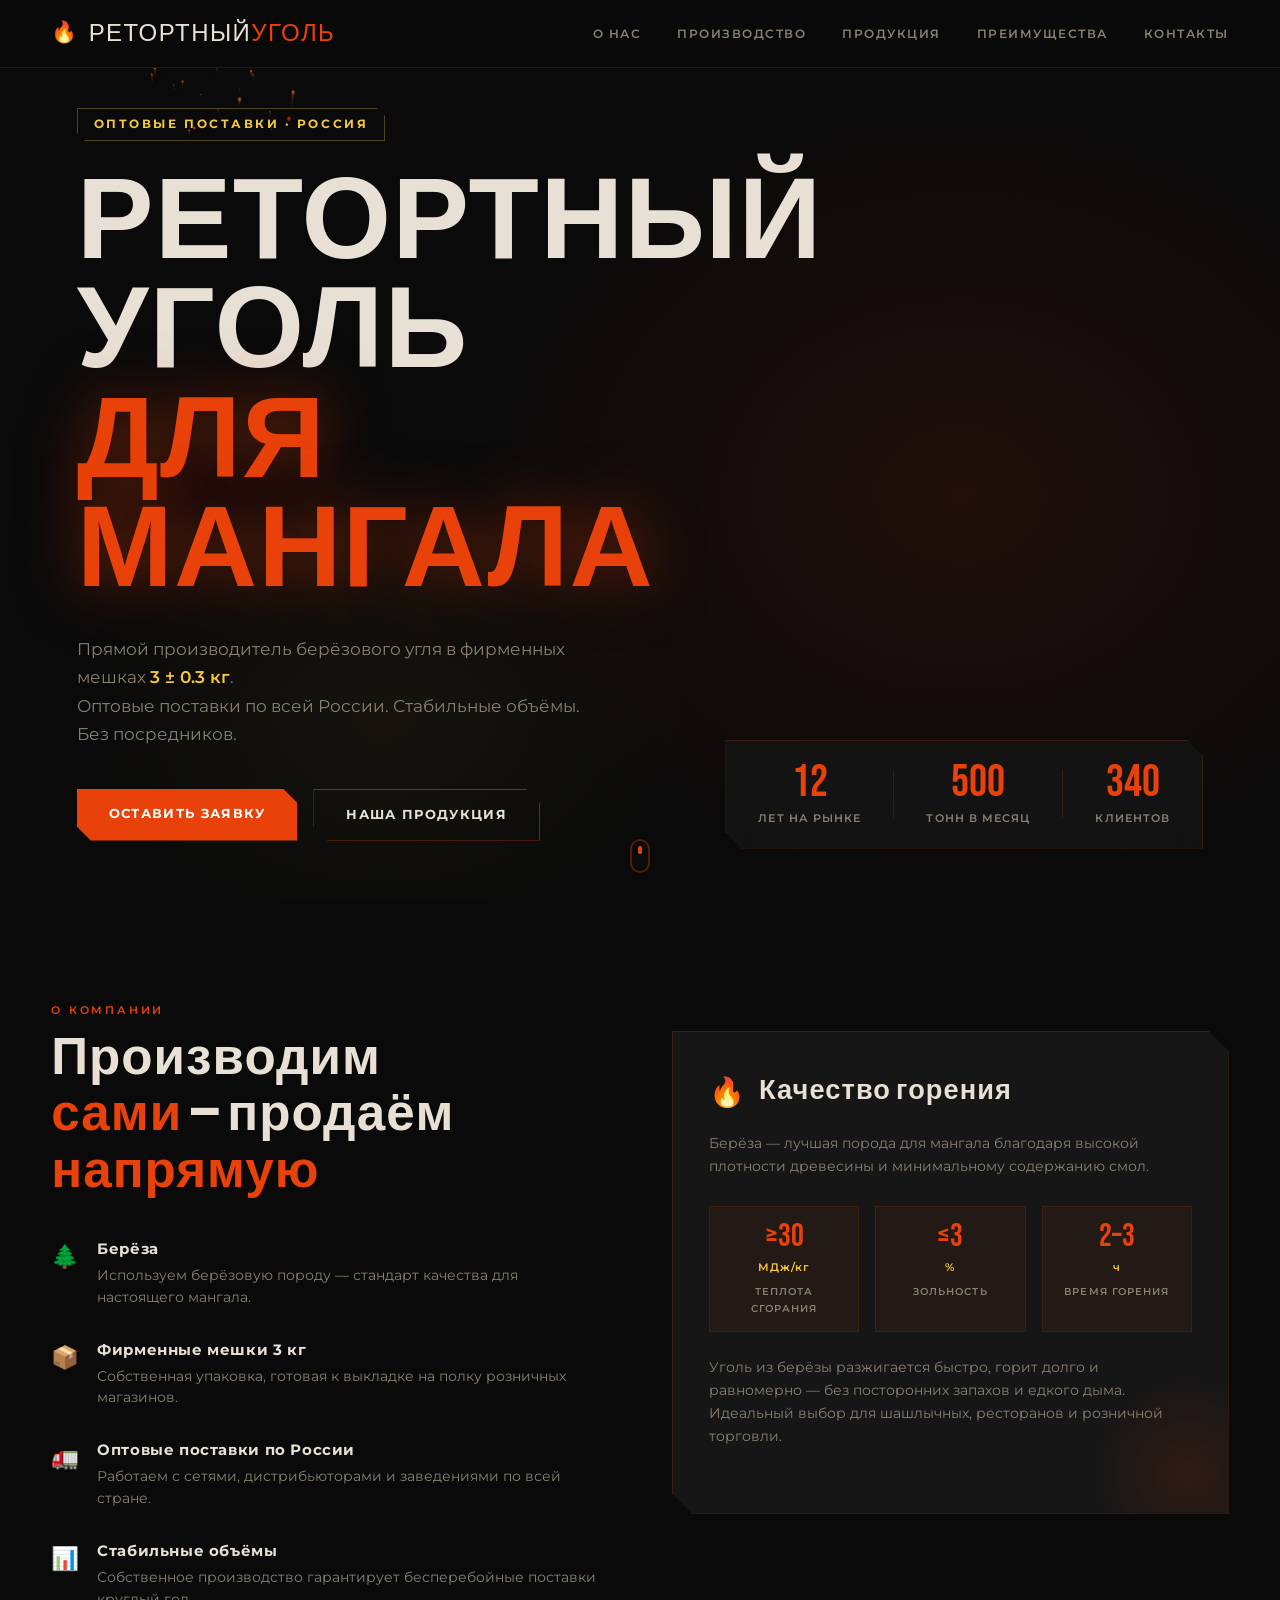
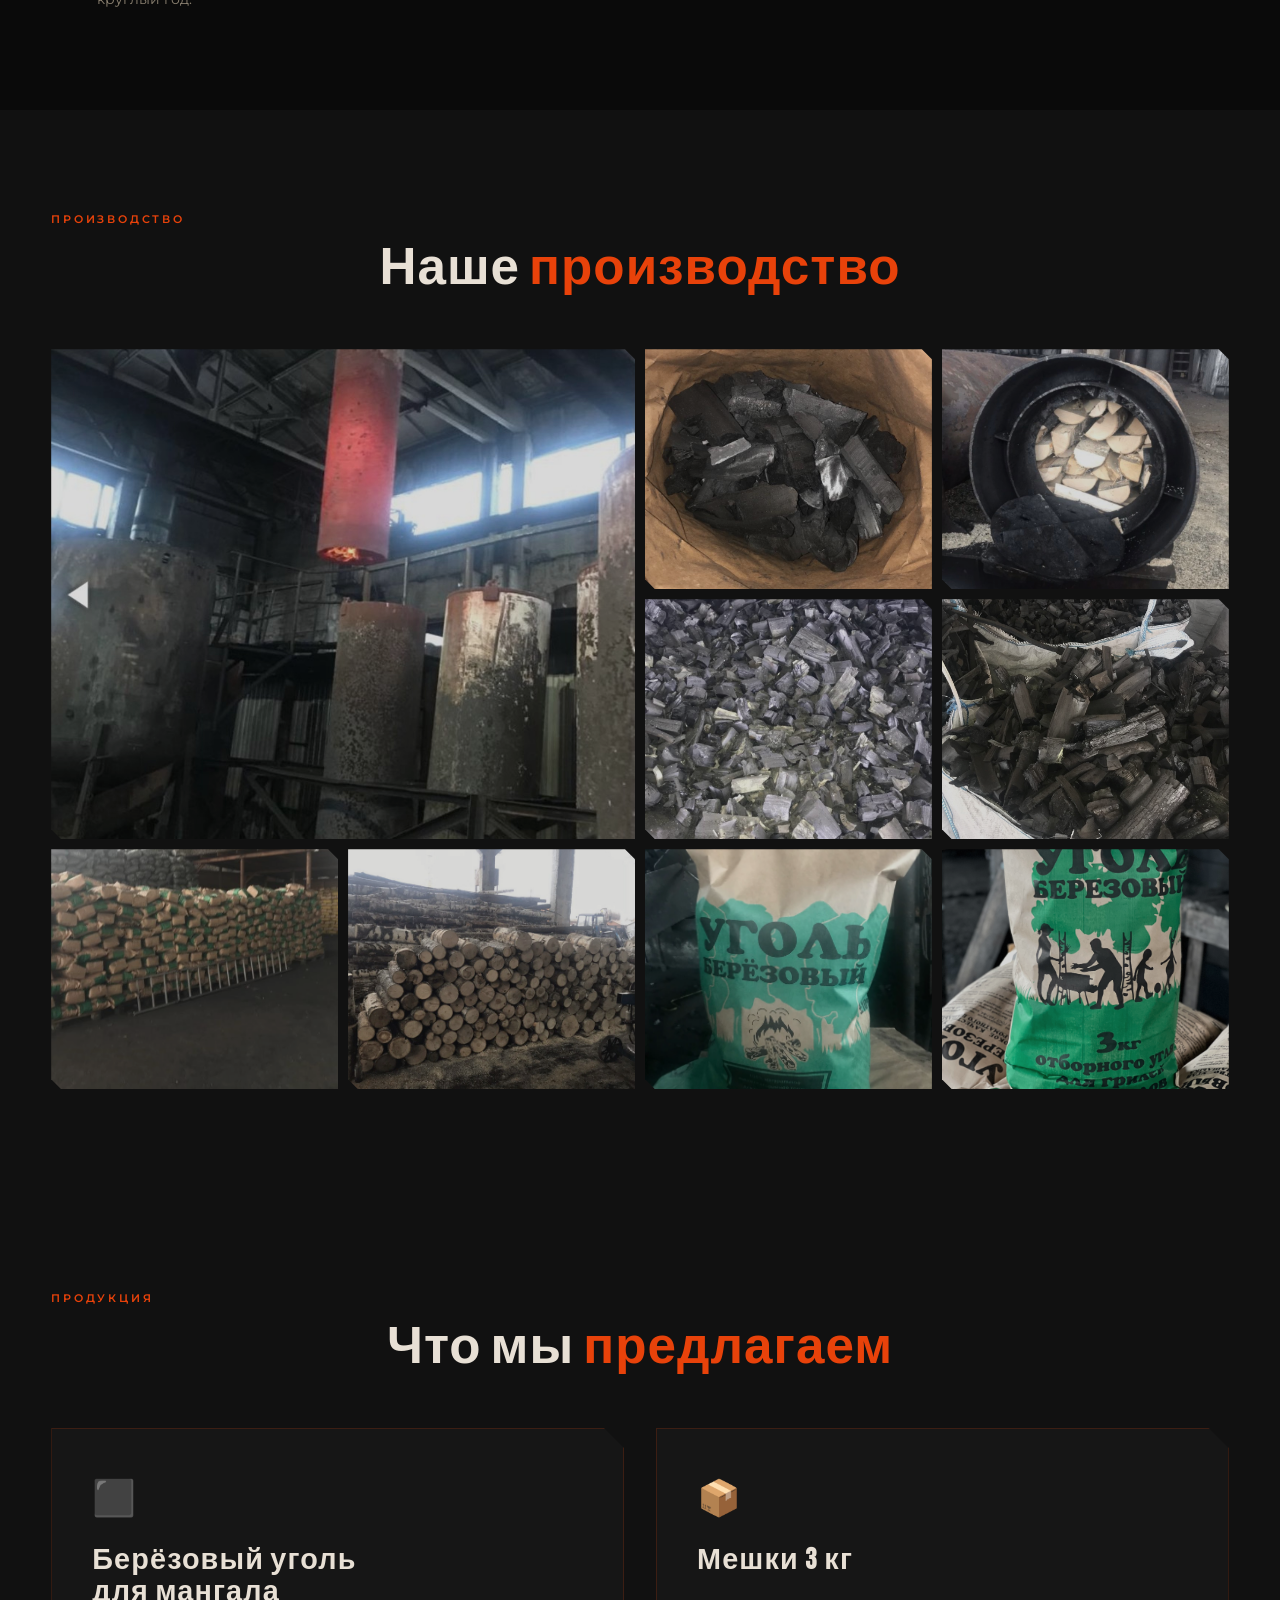
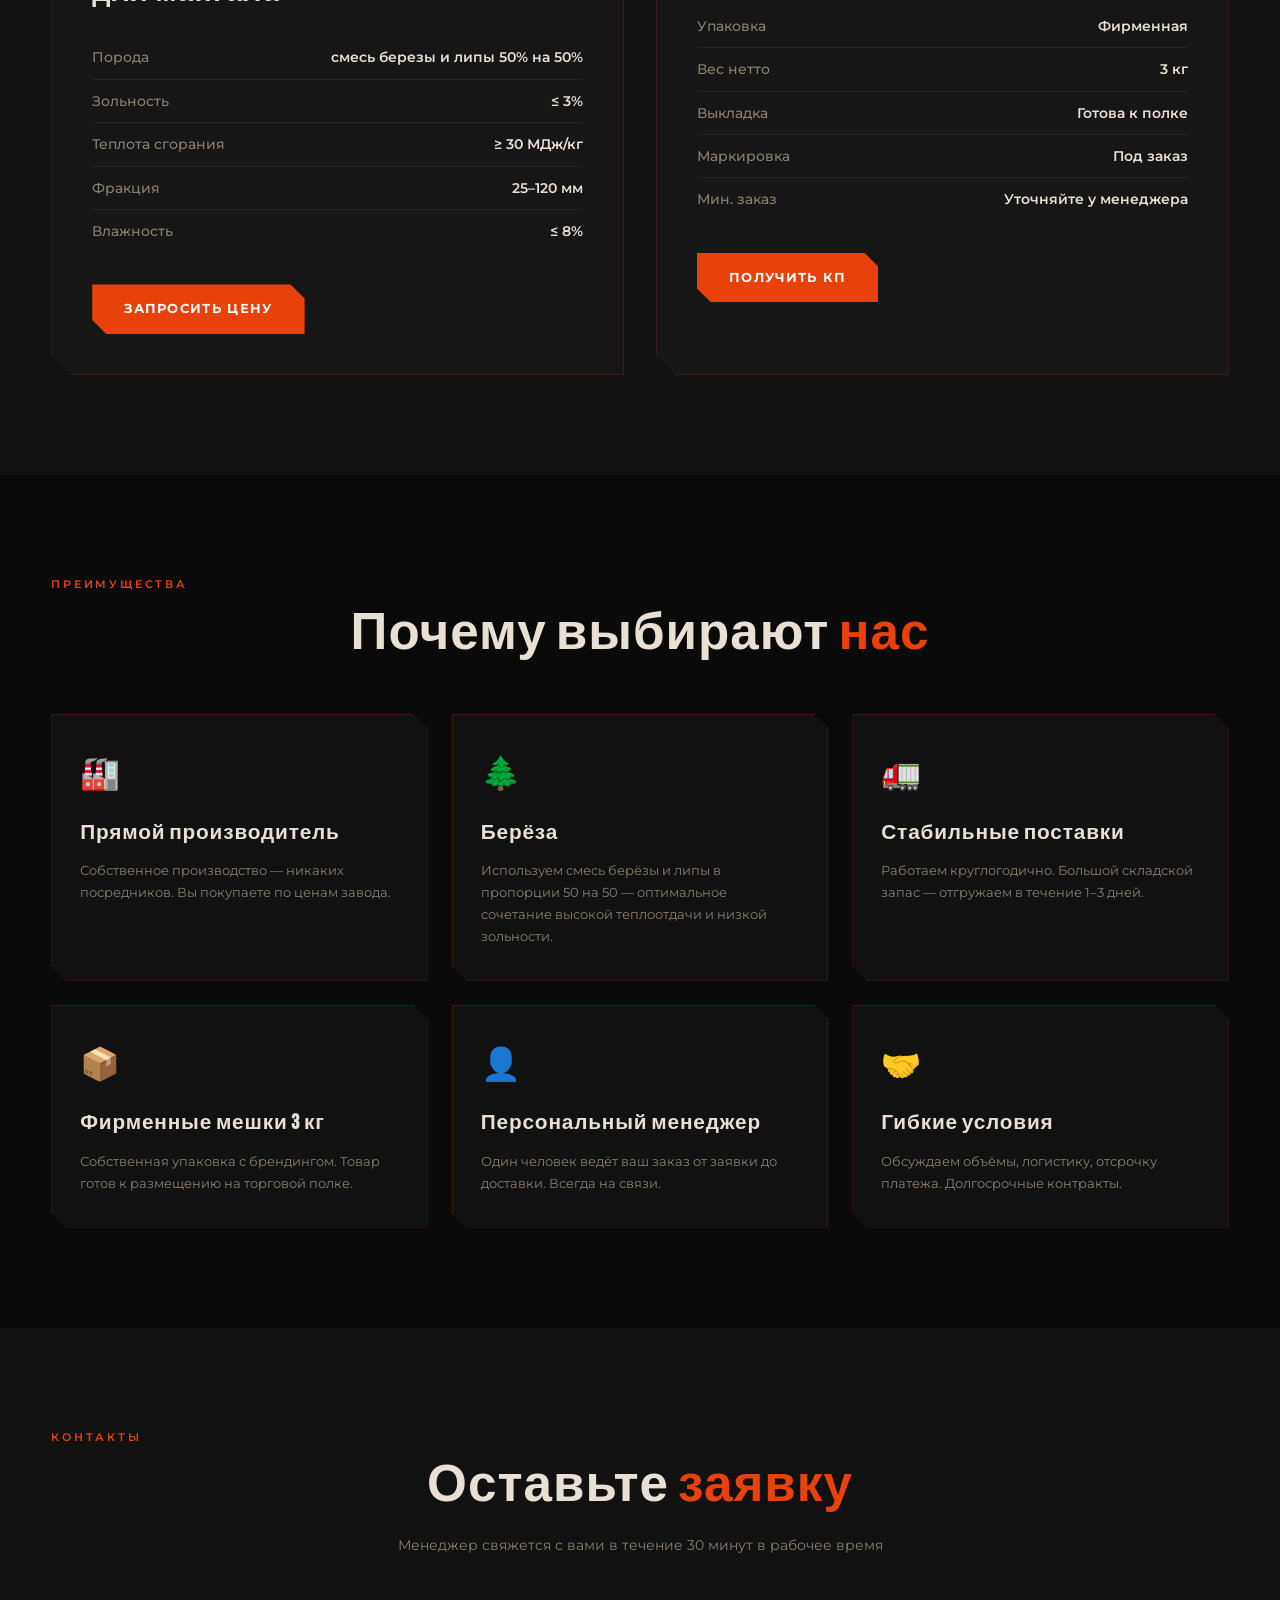
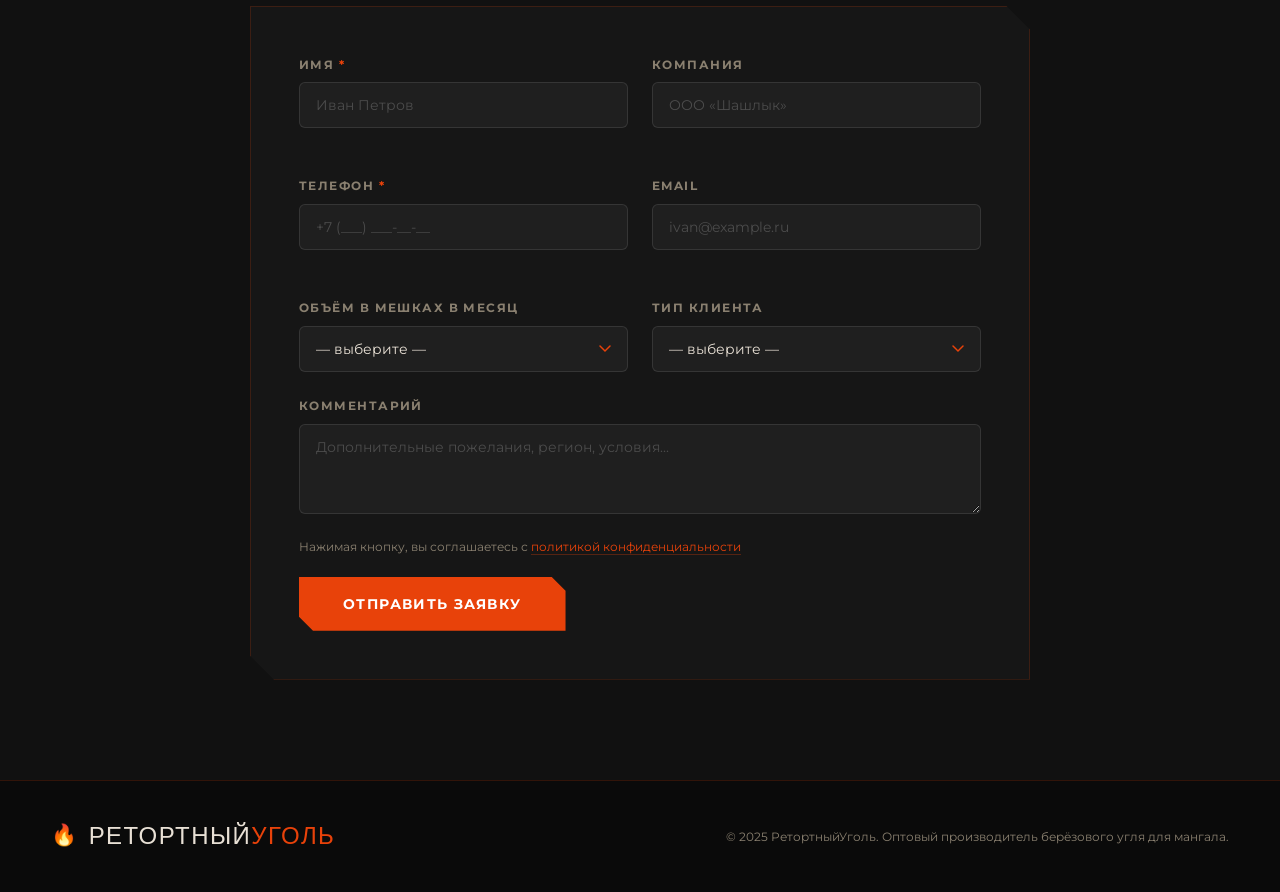
<file: index.html>
<!DOCTYPE html>
<html lang="ru">
<head>
  <meta charset="UTF-8" />
  <meta name="viewport" content="width=device-width, initial-scale=1.0" />

  <!-- SEO -->
  <title>Берёзовый уголь для мангала оптом — прямой производитель</title>
  <meta name="description" content="Берёзовый уголь для мангала оптом в фирменных мешках 3 кг. Прямой производитель. Стабильные поставки по всей России. Оставьте заявку — ответим за 30 минут.">
  <meta name="keywords" content="берёзовый уголь оптом, уголь для мангала оптом, древесный уголь оптом, купить уголь оптом, береза уголь, уголь мешки 3 кг, уголь для шашлыка оптом, древесный уголь производитель">
  <meta name="robots" content="index, follow">
  <link rel="canonical" href="https://marat-52.github.io/ugol-site/">

  <!-- Open Graph (соцсети и мессенджеры) -->
  <meta property="og:type" content="website">
  <meta property="og:url" content="https://marat-52.github.io/ugol-site/">
  <meta property="og:title" content="Берёзовый уголь для мангала оптом — прямой производитель">
  <meta property="og:description" content="Берёзовый уголь в мешках 3 кг. Прямой производитель. Поставки по всей России.">

  <link rel="icon" type="image/svg+xml" href="favicon.svg">
  <link rel="icon" type="image/x-icon" href="favicon.ico">
  <link rel="preconnect" href="https://fonts.googleapis.com" />
  <link rel="preconnect" href="https://fonts.gstatic.com" crossorigin />
  <link href="https://fonts.googleapis.com/css2?family=Bebas+Neue&family=Montserrat:wght@300;400;500;600;700&display=swap" rel="stylesheet" />
  <link rel="stylesheet" href="style.css" />
</head>
<body>

  <!-- NAVIGATION -->
  <nav id="navbar">
    <div class="nav-inner">
      <div class="nav-logo">
        <span class="logo-icon">🔥</span>
        <span class="logo-text">РЕТОРТНЫЙ<span class="logo-accent">УГОЛЬ</span></span>
      </div>
      <button class="burger" id="burger" aria-label="Меню">
        <span></span><span></span><span></span>
      </button>
      <ul class="nav-links" id="navLinks">
        <li><a href="#about">О нас</a></li>
        <li><a href="#gallery">Производство</a></li>
        <li><a href="#products">Продукция</a></li>
        <li><a href="#advantages">Преимущества</a></li>
        <li><a href="#contact">Контакты</a></li>
      </ul>
    </div>
  </nav>

  <!-- HERO -->
  <section id="hero">
    <canvas id="sparksCanvas"></canvas>
    <div class="hero-content">
      <div class="hero-tag fade-in-up" style="--delay:0.1s">Оптовые поставки · Россия</div>
      <h1 class="hero-title fade-in-up" style="--delay:0.25s">
        РЕТОРТНЫЙ<br/>УГОЛЬ<br/><span class="title-accent">ДЛЯ МАНГАЛА</span>
      </h1>
      <p class="hero-sub fade-in-up" style="--delay:0.45s">
        Прямой производитель берёзового угля в фирменных мешках <strong>3 ± 0.3 кг</strong>.<br/>
        Оптовые поставки по всей России. Стабильные объёмы. Без посредников.
      </p>
      <div class="hero-btns fade-in-up" style="--delay:0.6s">
        <a href="#contact" class="btn btn-primary">Оставить заявку</a>
        <a href="#products" class="btn btn-outline">Наша продукция</a>
      </div>
    </div>
    <div class="hero-stats fade-in-up" style="--delay:0.8s">
      <div class="stat">
        <span class="stat-num" data-target="12">0</span>
        <span class="stat-label">лет на рынке</span>
      </div>
      <div class="stat-divider"></div>
      <div class="stat">
        <span class="stat-num" data-target="500">0</span>
        <span class="stat-label">тонн в месяц</span>
      </div>
      <div class="stat-divider"></div>
      <div class="stat">
        <span class="stat-num" data-target="340">0</span>
        <span class="stat-label">клиентов</span>
      </div>
    </div>
    <div class="hero-scroll-hint">
      <span></span>
    </div>
  </section>

  <!-- ABOUT -->
  <section id="about" class="section">
    <div class="container">
      <div class="section-label">О компании</div>
      <div class="about-grid">
        <div class="about-left reveal">
          <h2 class="section-title">Производим<br/><span class="accent">сами</span> — продаём <span class="accent">напрямую</span></h2>
          <ul class="feature-list">
            <li>
              <span class="feat-icon">🌲</span>
              <div>
                <strong>Берёза</strong>
                <p>Используем берёзовую породу — стандарт качества для настоящего мангала.</p>
              </div>
            </li>
            <li>
              <span class="feat-icon">📦</span>
              <div>
                <strong>Фирменные мешки 3 кг</strong>
                <p>Собственная упаковка, готовая к выкладке на полку розничных магазинов.</p>
              </div>
            </li>
            <li>
              <span class="feat-icon">🚛</span>
              <div>
                <strong>Оптовые поставки по России</strong>
                <p>Работаем с сетями, дистрибьюторами и заведениями по всей стране.</p>
              </div>
            </li>
            <li>
              <span class="feat-icon">📊</span>
              <div>
                <strong>Стабильные объёмы</strong>
                <p>Собственное производство гарантирует бесперебойные поставки круглый год.</p>
              </div>
            </li>
          </ul>
        </div>
        <div class="about-right reveal" style="--reveal-delay:0.2s">
          <div class="quality-card">
            <div class="quality-card-header">
              <span class="quality-icon">🔥</span>
              <h3>Качество горения</h3>
            </div>
            <p>Берёза — лучшая порода для мангала благодаря высокой плотности древесины и минимальному содержанию смол.</p>
            <div class="quality-metrics">
              <div class="metric">
                <span class="metric-val">≥30</span>
                <span class="metric-unit">МДж/кг</span>
                <span class="metric-label">Теплота сгорания</span>
              </div>
              <div class="metric">
                <span class="metric-val">≤3</span>
                <span class="metric-unit">%</span>
                <span class="metric-label">Зольность</span>
              </div>
              <div class="metric">
                <span class="metric-val">2–3</span>
                <span class="metric-unit">ч</span>
                <span class="metric-label">Время горения</span>
              </div>
            </div>
            <p class="quality-desc">Уголь из берёзы разжигается быстро, горит долго и равномерно — без посторонних запахов и едкого дыма. Идеальный выбор для шашлычных, ресторанов и розничной торговли.</p>
            <div class="quality-glow"></div>
          </div>
        </div>
      </div>
    </div>
  </section>

  <!-- GALLERY -->
  <section id="gallery" class="section section-dark">
    <div class="container">
      <div class="section-label">Производство</div>
      <h2 class="section-title text-center reveal">Наше <span class="accent">производство</span></h2>
      <div class="gallery-grid">
        <div class="gallery-item gallery-item--wide reveal" data-caption="Готовый берёзовый уголь — партия к отгрузке">
          <img src="photo3.jpg" alt="Берёзовый уголь в биг-бэгах" loading="lazy" />
          <div class="gallery-overlay"><span>Загрузка ретортной печи</span></div>
        </div>
        <div class="gallery-item reveal" style="--reveal-delay:0.1s" data-caption="Уголь в фирменной упаковке 3 кг">
          <img src="photo8.jpg" alt="Мешок берёзового угля 3 кг" loading="lazy" />
          <div class="gallery-overlay"><span>Готовый уголь в биг-бэгах</span></div>
        </div>
        <div class="gallery-item reveal" style="--reveal-delay:0.15s" data-caption="Склад готовой продукции">
          <img src="photo5.jpg" alt="Склад упакованного угля" loading="lazy" />
          <div class="gallery-overlay"><span>Цех пиролиза</span></div>
        </div>
        <div class="gallery-item reveal" style="--reveal-delay:0.2s" data-caption="Берёзовое сырьё на производстве">
          <img src="photo7.jpg" alt="Берёзовые брёвна — сырьё" loading="lazy" />
          <div class="gallery-overlay"><span>Готовый уголь</span></div>
        </div>
        <div class="gallery-item reveal" style="--reveal-delay:0.05s" data-caption="Печь пиролиза в работе">
          <img src="photo6.jpg" alt="Печи пиролиза — производственный цех" loading="lazy" />
          <div class="gallery-overlay"><span>Готовый уголь</span></div>
        </div>
        <div class="gallery-item reveal" style="--reveal-delay:0.25s" data-caption="Закладка дров в ретортную печь">
          <img src="photo4.jpg" alt="Закладка дров в печь" loading="lazy" />
          <div class="gallery-overlay"><span>Склад</span></div>
        </div>
        <div class="gallery-item reveal" style="--reveal-delay:0.1s" data-caption="Уголь крупной фракции">
          <img src="photo2.jpg" alt="Уголь крупной фракции" loading="lazy" />
          <div class="gallery-overlay"><span>Березовое сырье</span></div>
        </div>
        <div class="gallery-item reveal" style="--reveal-delay:0.15s" data-caption="Уголь в крафтовом пакете">
          <img src="photo1.jpg" alt="Уголь в бумажном пакете" loading="lazy" />
          <div class="gallery-overlay"><span>Фирменные мешки 3 кг</span></div>
        </div>
        <div class="gallery-item reveal" style="--reveal-delay:0.2s" data-caption="Подпись к фото">
          <img src="photo9.jpg" alt="Уголь в бумажном пакете" loading="lazy" />
          <div class="gallery-overlay"><span>Фирменные мешки 3 кг</span></div>
        </div>
      </div>
    </div>
  </section>

  <!-- PRODUCTS -->
  <section id="products" class="section section-dark">
    <div class="container">
      <div class="section-label">Продукция</div>
      <h2 class="section-title text-center reveal">Что мы <span class="accent">предлагаем</span></h2>
      <div class="products-grid">
        <div class="product-card reveal">
          <div class="product-icon">⬛</div>
          <h3>Берёзовый уголь<br/>для мангала</h3>
          <div class="product-specs">
            <div class="spec-row"><span class="spec-key">Порода</span><span class="spec-val">смесь березы и липы 50% на 50%</span></div>
            <div class="spec-row"><span class="spec-key">Зольность</span><span class="spec-val">≤ 3%</span></div>
            <div class="spec-row"><span class="spec-key">Теплота сгорания</span><span class="spec-val">≥ 30 МДж/кг</span></div>
            <div class="spec-row"><span class="spec-key">Фракция</span><span class="spec-val">25–120 мм</span></div>
            <div class="spec-row"><span class="spec-key">Влажность</span><span class="spec-val">≤ 8%</span></div>
          </div>
          <a href="#contact" class="btn btn-primary">Запросить цену</a>
          <div class="card-line"></div>
        </div>
        <div class="product-card reveal" style="--reveal-delay:0.15s">
          <div class="product-icon">📦</div>
          <h3>Мешки 3 кг</h3>
          <div class="product-specs">
            <div class="spec-row"><span class="spec-key">Упаковка</span><span class="spec-val">Фирменная</span></div>
            <div class="spec-row"><span class="spec-key">Вес нетто</span><span class="spec-val">3 кг</span></div>
            <div class="spec-row"><span class="spec-key">Выкладка</span><span class="spec-val">Готова к полке</span></div>
            <div class="spec-row"><span class="spec-key">Маркировка</span><span class="spec-val">Под заказ</span></div>
            <div class="spec-row"><span class="spec-key">Мин. заказ</span><span class="spec-val">Уточняйте у менеджера</span></div>
          </div>
          <a href="#contact" class="btn btn-primary">Получить КП</a>
          <div class="card-line"></div>
        </div>
      </div>
    </div>
  </section>

  <!-- ADVANTAGES -->
  <section id="advantages" class="section">
    <div class="container">
      <div class="section-label">Преимущества</div>
      <h2 class="section-title text-center reveal">Почему выбирают <span class="accent">нас</span></h2>
      <div class="adv-grid">
        <div class="adv-card reveal">
          <div class="adv-icon">🏭</div>
          <h4>Прямой производитель</h4>
          <p>Собственное производство — никаких посредников. Вы покупаете по ценам завода.</p>
        </div>
        <div class="adv-card reveal" style="--reveal-delay:0.1s">
          <div class="adv-icon">🌲</div>
          <h4>Берёза</h4>
          <p>Используем смесь берёзы и липы в пропорции 50 на 50 — оптимальное сочетание высокой теплоотдачи и низкой зольности.</p>
        </div>
        <div class="adv-card reveal" style="--reveal-delay:0.2s">
          <div class="adv-icon">🚛</div>
          <h4>Стабильные поставки</h4>
          <p>Работаем круглогодично. Большой складской запас — отгружаем в течение 1–3 дней.</p>
        </div>
        <div class="adv-card reveal" style="--reveal-delay:0.05s">
          <div class="adv-icon">📦</div>
          <h4>Фирменные мешки 3 кг</h4>
          <p>Собственная упаковка с брендингом. Товар готов к размещению на торговой полке.</p>
        </div>
        <div class="adv-card reveal" style="--reveal-delay:0.15s">
          <div class="adv-icon">👤</div>
          <h4>Персональный менеджер</h4>
          <p>Один человек ведёт ваш заказ от заявки до доставки. Всегда на связи.</p>
        </div>
        <div class="adv-card reveal" style="--reveal-delay:0.25s">
          <div class="adv-icon">🤝</div>
          <h4>Гибкие условия</h4>
          <p>Обсуждаем объёмы, логистику, отсрочку платежа. Долгосрочные контракты.</p>
        </div>
      </div>
    </div>
  </section>

  <!-- CONTACT FORM -->
  <section id="contact" class="section section-dark">
    <div class="container">
      <div class="section-label">Контакты</div>
      <h2 class="section-title text-center reveal">Оставьте <span class="accent">заявку</span></h2>
      <p class="form-intro text-center reveal">Менеджер свяжется с вами в течение 30 минут в рабочее время</p>

      <div class="form-wrap reveal">
        <form id="orderForm" novalidate>
          <div class="form-row">
            <div class="form-group">
              <label for="fname">Имя <span class="req">*</span></label>
              <input type="text" id="fname" name="fname" placeholder="Иван Петров" autocomplete="name" />
              <span class="err-msg" id="err-fname"></span>
            </div>
            <div class="form-group">
              <label for="company">Компания</label>
              <input type="text" id="company" name="company" placeholder="ООО «Шашлык»" autocomplete="organization" />
            </div>
          </div>
          <div class="form-row">
            <div class="form-group">
              <label for="phone">Телефон <span class="req">*</span></label>
              <input type="tel" id="phone" name="phone" placeholder="+7 (___) ___-__-__" autocomplete="tel" />
              <span class="err-msg" id="err-phone"></span>
            </div>
            <div class="form-group">
              <label for="email">Email</label>
              <input type="email" id="email" name="email" placeholder="ivan@example.ru" autocomplete="email" />
              <span class="err-msg" id="err-email"></span>
            </div>
          </div>
          <div class="form-row">
            <div class="form-group">
              <label for="volume">Объём в мешках в месяц</label>
              <select id="volume" name="volume">
                <option value="">— выберите —</option>
                <option value="700">700 мешков</option>
                <option value="700–1400">700–1 400 мешков</option>
                <option value="1400–2100">1 400–2 100 мешков</option>
                <option value="более 2100">более 2 100 мешков</option>
              </select>
            </div>
            <div class="form-group">
              <label for="client-type">Тип клиента</label>
              <select id="client-type" name="client_type">
                <option value="">— выберите —</option>
                <option value="Магазин/сеть">Магазин / сеть</option>
                <option value="Шашлычная/кафе/ресторан">Шашлычная / кафе / ресторан</option>
                <option value="Дистрибьютор">Дистрибьютор</option>
                <option value="Другое">Другое</option>
              </select>
            </div>
          </div>
          <div class="form-group full">
            <label for="comment">Комментарий</label>
            <textarea id="comment" name="comment" rows="3" placeholder="Дополнительные пожелания, регион, условия..."></textarea>
          </div>
          <div class="form-api-error" id="formApiError"></div>
          <div class="form-footer">
            <p class="form-note">Нажимая кнопку, вы соглашаетесь с <a href="#">политикой конфиденциальности</a></p>
            <button type="submit" id="submitBtn" class="btn btn-primary btn-large">Отправить заявку</button>
          </div>
        </form>

        <div class="form-success" id="formSuccess">
          <div class="success-icon">✅</div>
          <h3>Заявка отправлена!</h3>
          <p>Спасибо, <span id="successName"></span>! Наш менеджер свяжется с вами в течение 30 минут в рабочее время.</p>
          <button class="btn btn-outline" id="resetForm">Отправить ещё одну заявку</button>
        </div>
      </div>
    </div>
  </section>

  <!-- FOOTER -->
  <footer id="footer">
    <div class="container footer-inner">
      <div class="nav-logo">
        <span class="logo-icon">🔥</span>
        <span class="logo-text">РЕТОРТНЫЙ<span class="logo-accent">УГОЛЬ</span></span>
      </div>
      <p class="footer-copy">© 2025 РетортныйУголь. Оптовый производитель берёзового угля для мангала.</p>
    </div>
  </footer>

  <script src="script.js"></script>
</body>
</html>
</file>
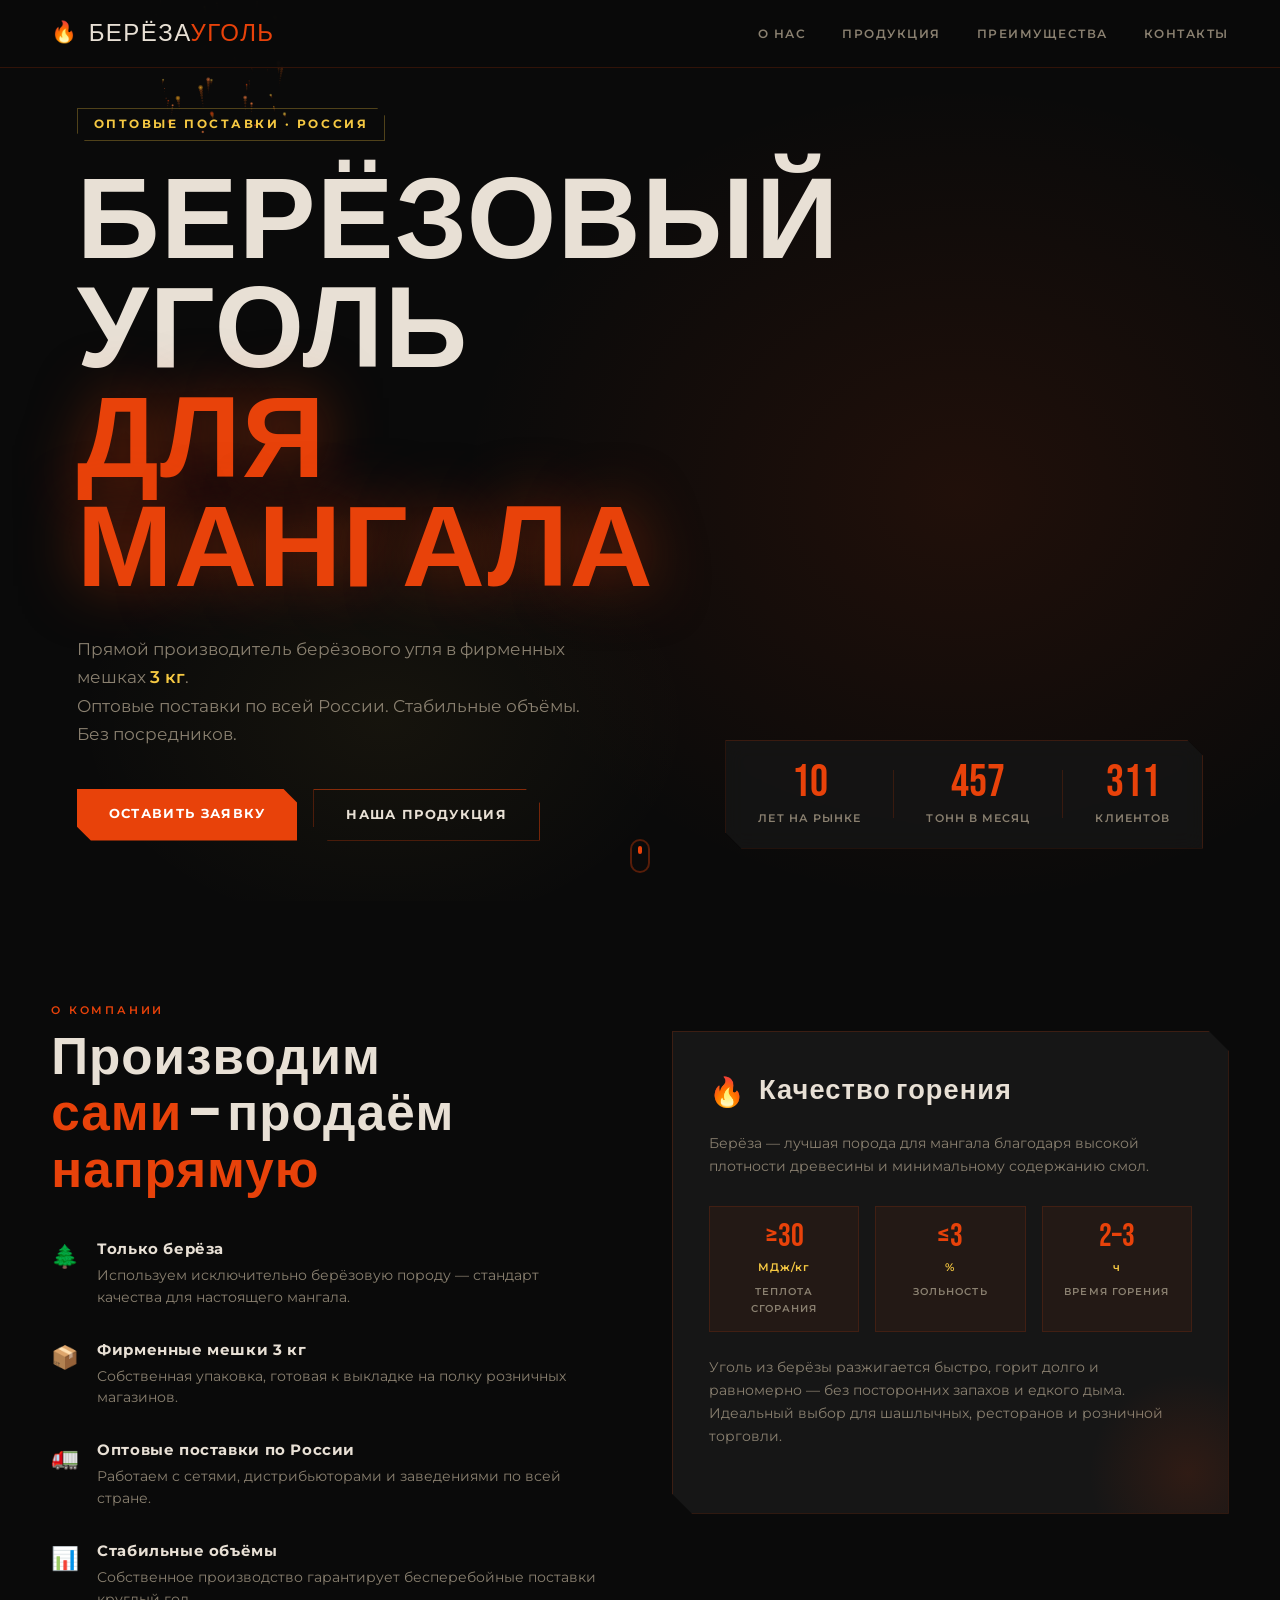
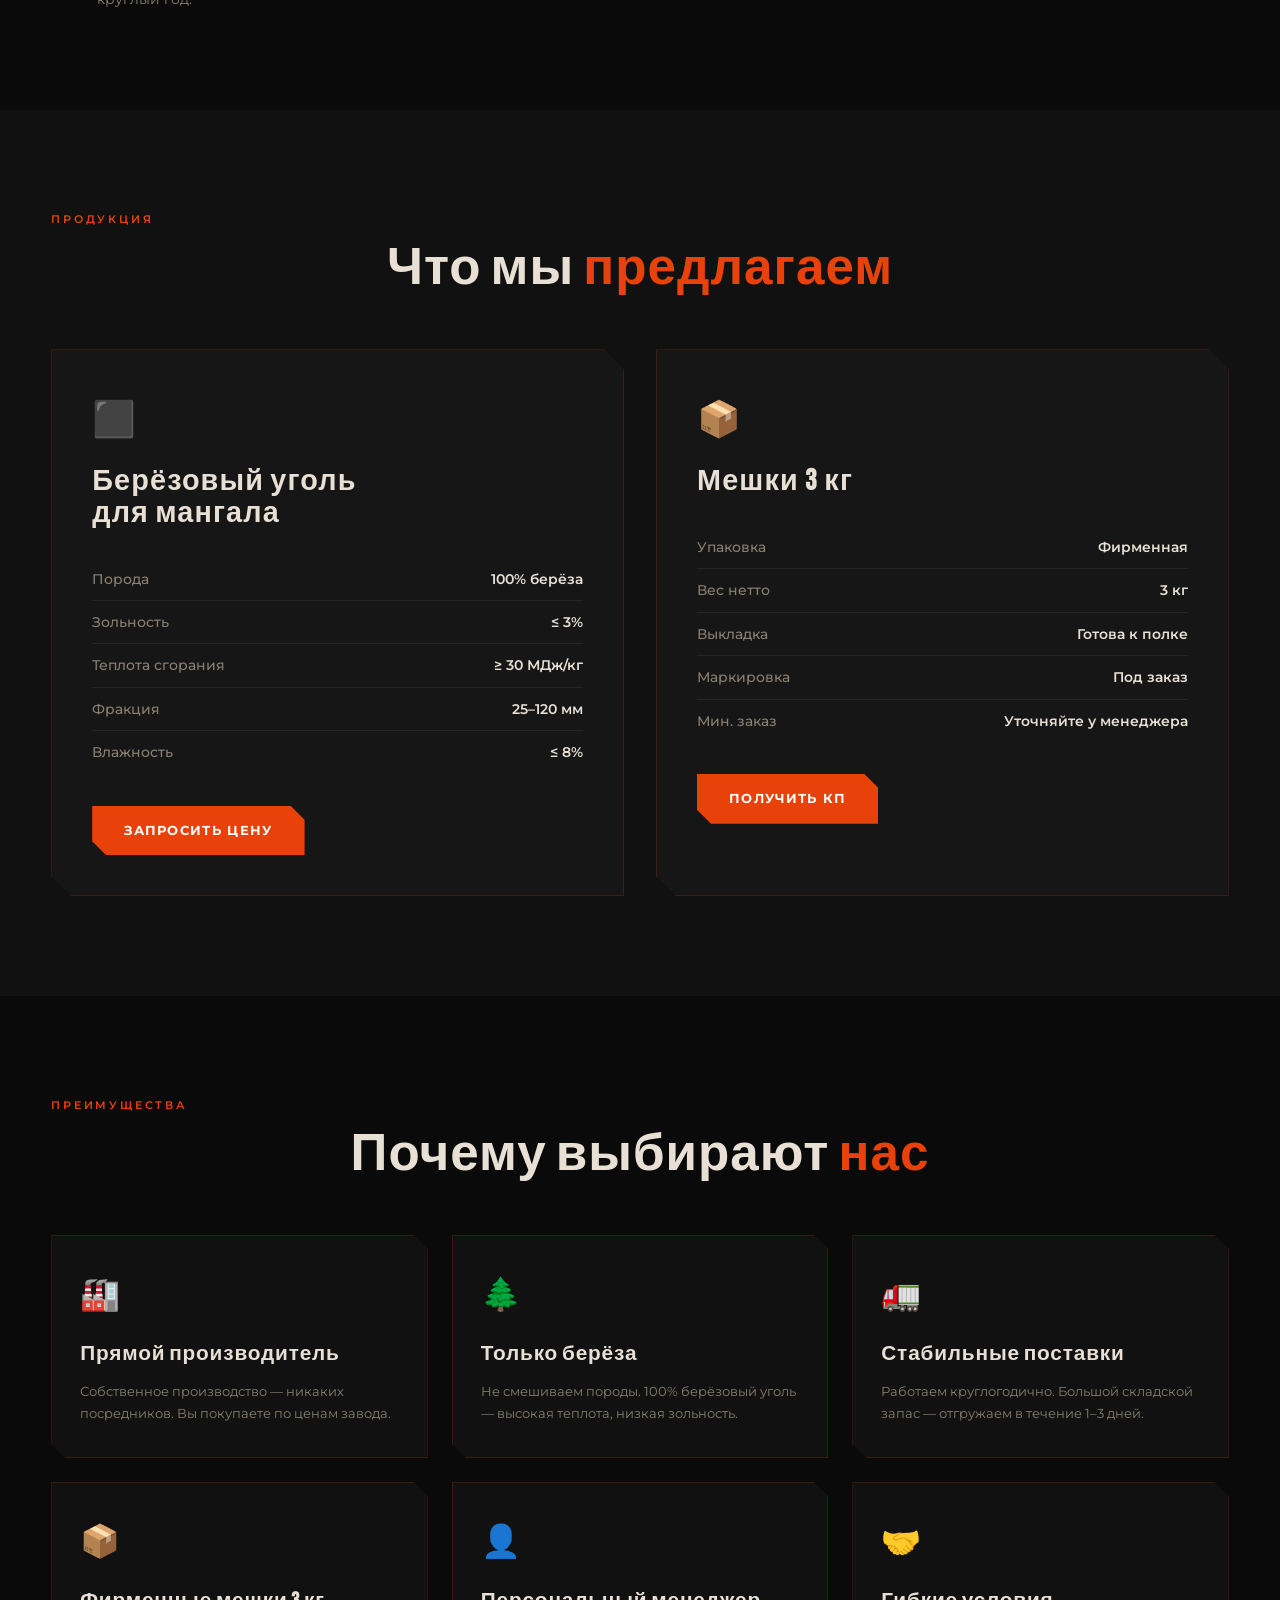
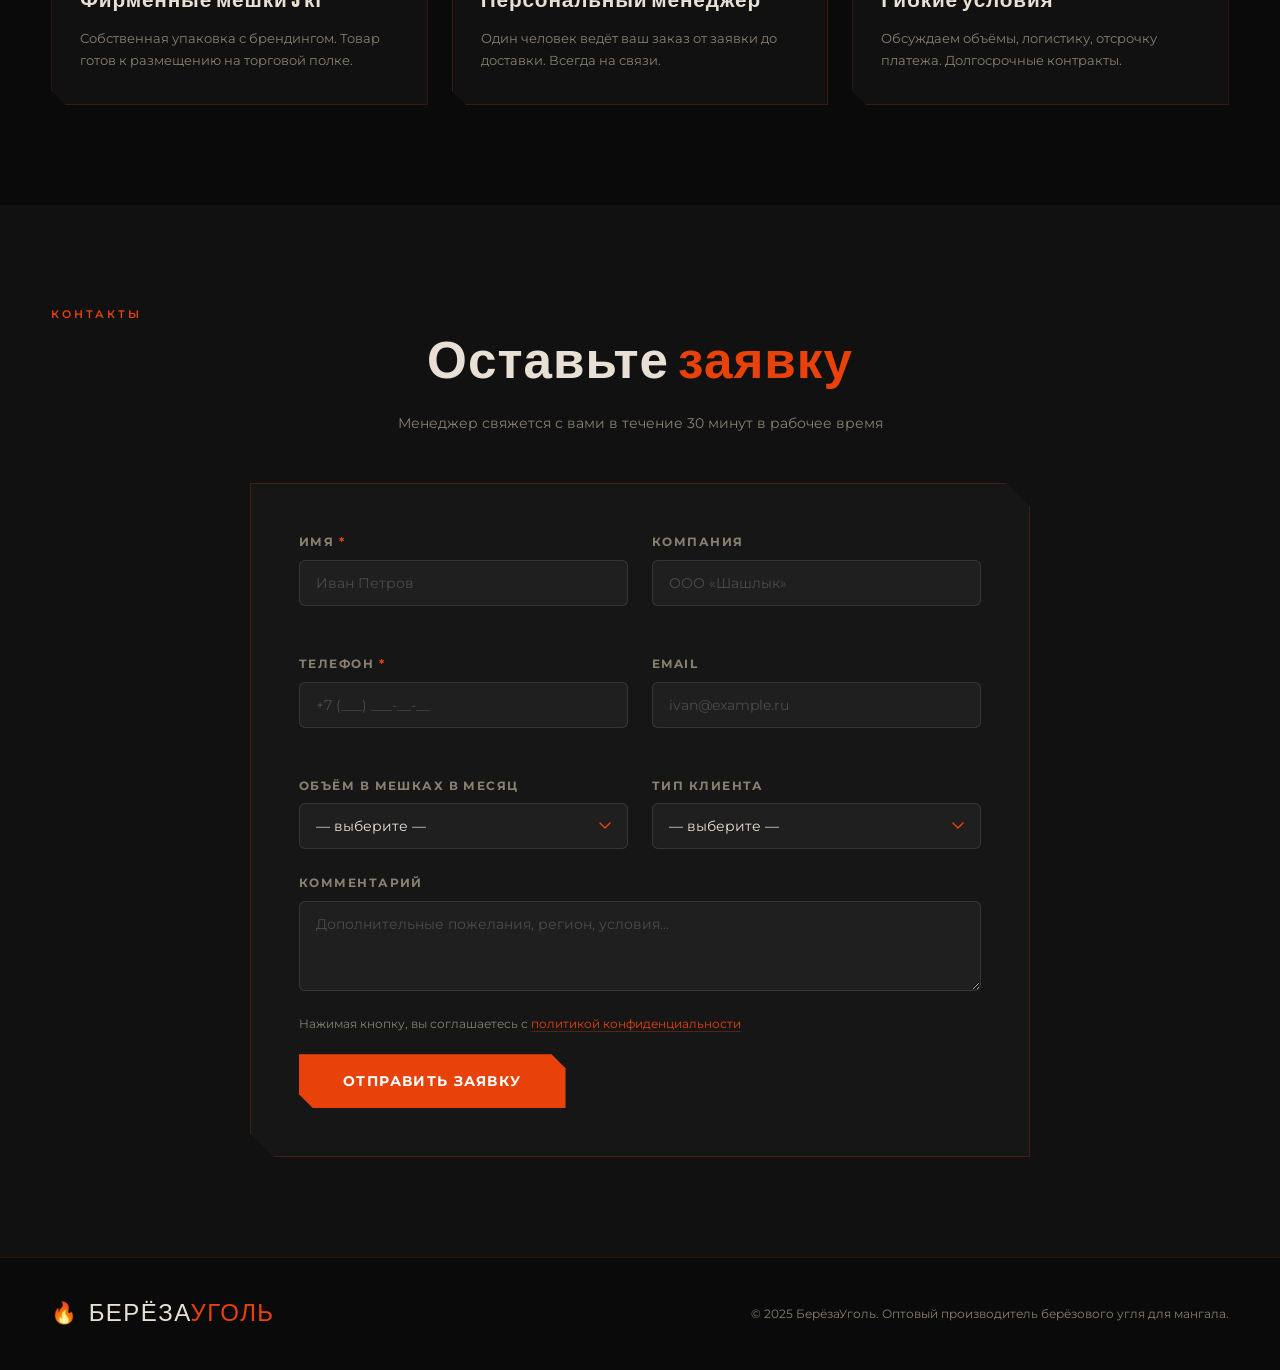
<file: public/index.html>
<!DOCTYPE html>
<html lang="ru">
<head>
  <meta charset="UTF-8" />
  <meta name="viewport" content="width=device-width, initial-scale=1.0" />
  <title>БерёзаУголь — Оптовый производитель берёзового угля</title>
  <link rel="preconnect" href="https://fonts.googleapis.com" />
  <link rel="preconnect" href="https://fonts.gstatic.com" crossorigin />
  <link href="https://fonts.googleapis.com/css2?family=Bebas+Neue&family=Montserrat:wght@300;400;500;600;700&display=swap" rel="stylesheet" />
  <link rel="stylesheet" href="style.css" />
</head>
<body>

  <!-- NAVIGATION -->
  <nav id="navbar">
    <div class="nav-inner">
      <div class="nav-logo">
        <span class="logo-icon">🔥</span>
        <span class="logo-text">БЕРЁЗА<span class="logo-accent">УГОЛЬ</span></span>
      </div>
      <button class="burger" id="burger" aria-label="Меню">
        <span></span><span></span><span></span>
      </button>
      <ul class="nav-links" id="navLinks">
        <li><a href="#about">О нас</a></li>
        <li><a href="#products">Продукция</a></li>
        <li><a href="#advantages">Преимущества</a></li>
        <li><a href="#contact">Контакты</a></li>
      </ul>
    </div>
  </nav>

  <!-- HERO -->
  <section id="hero">
    <canvas id="sparksCanvas"></canvas>
    <div class="hero-content">
      <div class="hero-tag fade-in-up" style="--delay:0.1s">Оптовые поставки · Россия</div>
      <h1 class="hero-title fade-in-up" style="--delay:0.25s">
        БЕРЁЗОВЫЙ<br/>УГОЛЬ<br/><span class="title-accent">ДЛЯ МАНГАЛА</span>
      </h1>
      <p class="hero-sub fade-in-up" style="--delay:0.45s">
        Прямой производитель берёзового угля в фирменных мешках <strong>3 кг</strong>.<br/>
        Оптовые поставки по всей России. Стабильные объёмы. Без посредников.
      </p>
      <div class="hero-btns fade-in-up" style="--delay:0.6s">
        <a href="#contact" class="btn btn-primary">Оставить заявку</a>
        <a href="#products" class="btn btn-outline">Наша продукция</a>
      </div>
    </div>
    <div class="hero-stats fade-in-up" style="--delay:0.8s">
      <div class="stat">
        <span class="stat-num" data-target="12">0</span>
        <span class="stat-label">лет на рынке</span>
      </div>
      <div class="stat-divider"></div>
      <div class="stat">
        <span class="stat-num" data-target="500">0</span>
        <span class="stat-label">тонн в месяц</span>
      </div>
      <div class="stat-divider"></div>
      <div class="stat">
        <span class="stat-num" data-target="340">0</span>
        <span class="stat-label">клиентов</span>
      </div>
    </div>
    <div class="hero-scroll-hint">
      <span></span>
    </div>
  </section>

  <!-- ABOUT -->
  <section id="about" class="section">
    <div class="container">
      <div class="section-label">О компании</div>
      <div class="about-grid">
        <div class="about-left reveal">
          <h2 class="section-title">Производим<br/><span class="accent">сами</span> — продаём <span class="accent">напрямую</span></h2>
          <ul class="feature-list">
            <li>
              <span class="feat-icon">🌲</span>
              <div>
                <strong>Только берёза</strong>
                <p>Используем исключительно берёзовую породу — стандарт качества для настоящего мангала.</p>
              </div>
            </li>
            <li>
              <span class="feat-icon">📦</span>
              <div>
                <strong>Фирменные мешки 3 кг</strong>
                <p>Собственная упаковка, готовая к выкладке на полку розничных магазинов.</p>
              </div>
            </li>
            <li>
              <span class="feat-icon">🚛</span>
              <div>
                <strong>Оптовые поставки по России</strong>
                <p>Работаем с сетями, дистрибьюторами и заведениями по всей стране.</p>
              </div>
            </li>
            <li>
              <span class="feat-icon">📊</span>
              <div>
                <strong>Стабильные объёмы</strong>
                <p>Собственное производство гарантирует бесперебойные поставки круглый год.</p>
              </div>
            </li>
          </ul>
        </div>
        <div class="about-right reveal" style="--reveal-delay:0.2s">
          <div class="quality-card">
            <div class="quality-card-header">
              <span class="quality-icon">🔥</span>
              <h3>Качество горения</h3>
            </div>
            <p>Берёза — лучшая порода для мангала благодаря высокой плотности древесины и минимальному содержанию смол.</p>
            <div class="quality-metrics">
              <div class="metric">
                <span class="metric-val">≥30</span>
                <span class="metric-unit">МДж/кг</span>
                <span class="metric-label">Теплота сгорания</span>
              </div>
              <div class="metric">
                <span class="metric-val">≤3</span>
                <span class="metric-unit">%</span>
                <span class="metric-label">Зольность</span>
              </div>
              <div class="metric">
                <span class="metric-val">2–3</span>
                <span class="metric-unit">ч</span>
                <span class="metric-label">Время горения</span>
              </div>
            </div>
            <p class="quality-desc">Уголь из берёзы разжигается быстро, горит долго и равномерно — без посторонних запахов и едкого дыма. Идеальный выбор для шашлычных, ресторанов и розничной торговли.</p>
            <div class="quality-glow"></div>
          </div>
        </div>
      </div>
    </div>
  </section>

  <!-- PRODUCTS -->
  <section id="products" class="section section-dark">
    <div class="container">
      <div class="section-label">Продукция</div>
      <h2 class="section-title text-center reveal">Что мы <span class="accent">предлагаем</span></h2>
      <div class="products-grid">
        <div class="product-card reveal">
          <div class="product-icon">⬛</div>
          <h3>Берёзовый уголь<br/>для мангала</h3>
          <div class="product-specs">
            <div class="spec-row"><span class="spec-key">Порода</span><span class="spec-val">100% берёза</span></div>
            <div class="spec-row"><span class="spec-key">Зольность</span><span class="spec-val">≤ 3%</span></div>
            <div class="spec-row"><span class="spec-key">Теплота сгорания</span><span class="spec-val">≥ 30 МДж/кг</span></div>
            <div class="spec-row"><span class="spec-key">Фракция</span><span class="spec-val">25–120 мм</span></div>
            <div class="spec-row"><span class="spec-key">Влажность</span><span class="spec-val">≤ 8%</span></div>
          </div>
          <a href="#contact" class="btn btn-primary">Запросить цену</a>
          <div class="card-line"></div>
        </div>
        <div class="product-card reveal" style="--reveal-delay:0.15s">
          <div class="product-icon">📦</div>
          <h3>Мешки 3 кг</h3>
          <div class="product-specs">
            <div class="spec-row"><span class="spec-key">Упаковка</span><span class="spec-val">Фирменная</span></div>
            <div class="spec-row"><span class="spec-key">Вес нетто</span><span class="spec-val">3 кг</span></div>
            <div class="spec-row"><span class="spec-key">Выкладка</span><span class="spec-val">Готова к полке</span></div>
            <div class="spec-row"><span class="spec-key">Маркировка</span><span class="spec-val">Под заказ</span></div>
            <div class="spec-row"><span class="spec-key">Мин. заказ</span><span class="spec-val">Уточняйте у менеджера</span></div>
          </div>
          <a href="#contact" class="btn btn-primary">Получить КП</a>
          <div class="card-line"></div>
        </div>
      </div>
    </div>
  </section>

  <!-- ADVANTAGES -->
  <section id="advantages" class="section">
    <div class="container">
      <div class="section-label">Преимущества</div>
      <h2 class="section-title text-center reveal">Почему выбирают <span class="accent">нас</span></h2>
      <div class="adv-grid">
        <div class="adv-card reveal">
          <div class="adv-icon">🏭</div>
          <h4>Прямой производитель</h4>
          <p>Собственное производство — никаких посредников. Вы покупаете по ценам завода.</p>
        </div>
        <div class="adv-card reveal" style="--reveal-delay:0.1s">
          <div class="adv-icon">🌲</div>
          <h4>Только берёза</h4>
          <p>Не смешиваем породы. 100% берёзовый уголь — высокая теплота, низкая зольность.</p>
        </div>
        <div class="adv-card reveal" style="--reveal-delay:0.2s">
          <div class="adv-icon">🚛</div>
          <h4>Стабильные поставки</h4>
          <p>Работаем круглогодично. Большой складской запас — отгружаем в течение 1–3 дней.</p>
        </div>
        <div class="adv-card reveal" style="--reveal-delay:0.05s">
          <div class="adv-icon">📦</div>
          <h4>Фирменные мешки 3 кг</h4>
          <p>Собственная упаковка с брендингом. Товар готов к размещению на торговой полке.</p>
        </div>
        <div class="adv-card reveal" style="--reveal-delay:0.15s">
          <div class="adv-icon">👤</div>
          <h4>Персональный менеджер</h4>
          <p>Один человек ведёт ваш заказ от заявки до доставки. Всегда на связи.</p>
        </div>
        <div class="adv-card reveal" style="--reveal-delay:0.25s">
          <div class="adv-icon">🤝</div>
          <h4>Гибкие условия</h4>
          <p>Обсуждаем объёмы, логистику, отсрочку платежа. Долгосрочные контракты.</p>
        </div>
      </div>
    </div>
  </section>

  <!-- CONTACT FORM -->
  <section id="contact" class="section section-dark">
    <div class="container">
      <div class="section-label">Контакты</div>
      <h2 class="section-title text-center reveal">Оставьте <span class="accent">заявку</span></h2>
      <p class="form-intro text-center reveal">Менеджер свяжется с вами в течение 30 минут в рабочее время</p>

      <div class="form-wrap reveal">
        <form id="orderForm" novalidate>
          <div class="form-row">
            <div class="form-group">
              <label for="fname">Имя <span class="req">*</span></label>
              <input type="text" id="fname" name="fname" placeholder="Иван Петров" autocomplete="name" />
              <span class="err-msg" id="err-fname"></span>
            </div>
            <div class="form-group">
              <label for="company">Компания</label>
              <input type="text" id="company" name="company" placeholder="ООО «Шашлык»" autocomplete="organization" />
            </div>
          </div>
          <div class="form-row">
            <div class="form-group">
              <label for="phone">Телефон <span class="req">*</span></label>
              <input type="tel" id="phone" name="phone" placeholder="+7 (___) ___-__-__" autocomplete="tel" />
              <span class="err-msg" id="err-phone"></span>
            </div>
            <div class="form-group">
              <label for="email">Email</label>
              <input type="email" id="email" name="email" placeholder="ivan@example.ru" autocomplete="email" />
              <span class="err-msg" id="err-email"></span>
            </div>
          </div>
          <div class="form-row">
            <div class="form-group">
              <label for="volume">Объём в мешках в месяц</label>
              <select id="volume" name="volume">
                <option value="">— выберите —</option>
                <option value="до 500">до 500 мешков</option>
                <option value="500–2000">500–2 000 мешков</option>
                <option value="2000–5000">2 000–5 000 мешков</option>
                <option value="более 5000">более 5 000 мешков</option>
              </select>
            </div>
            <div class="form-group">
              <label for="client-type">Тип клиента</label>
              <select id="client-type" name="client_type">
                <option value="">— выберите —</option>
                <option value="Магазин/сеть">Магазин / сеть</option>
                <option value="Шашлычная/кафе/ресторан">Шашлычная / кафе / ресторан</option>
                <option value="Дистрибьютор">Дистрибьютор</option>
                <option value="Другое">Другое</option>
              </select>
            </div>
          </div>
          <div class="form-group full">
            <label for="comment">Комментарий</label>
            <textarea id="comment" name="comment" rows="3" placeholder="Дополнительные пожелания, регион, условия..."></textarea>
          </div>
          <div class="form-api-error" id="formApiError"></div>
          <div class="form-footer">
            <p class="form-note">Нажимая кнопку, вы соглашаетесь с <a href="#">политикой конфиденциальности</a></p>
            <button type="submit" id="submitBtn" class="btn btn-primary btn-large">Отправить заявку</button>
          </div>
        </form>

        <div class="form-success" id="formSuccess">
          <div class="success-icon">✅</div>
          <h3>Заявка отправлена!</h3>
          <p>Спасибо, <span id="successName"></span>! Наш менеджер свяжется с вами в течение 30 минут в рабочее время.</p>
          <button class="btn btn-outline" id="resetForm">Отправить ещё одну заявку</button>
        </div>
      </div>
    </div>
  </section>

  <!-- FOOTER -->
  <footer id="footer">
    <div class="container footer-inner">
      <div class="nav-logo">
        <span class="logo-icon">🔥</span>
        <span class="logo-text">БЕРЁЗА<span class="logo-accent">УГОЛЬ</span></span>
      </div>
      <p class="footer-copy">© 2025 БерёзаУголь. Оптовый производитель берёзового угля для мангала.</p>
    </div>
  </footer>

  <script src="script.js"></script>
</body>
</html>
</file>
<file: style.css>
/* ============================================================
   BIRCH COAL — STYLESHEET v2
   ============================================================ */

/* ---------- RESET & BASE ---------- */
*, *::before, *::after { box-sizing: border-box; margin: 0; padding: 0; }

:root {
  --bg:         #0a0a0a;
  --bg2:        #111111;
  --bg3:        #161616;
  --fire:       #e8420a;
  --amber:      #f5c842;
  --fire-dark:  #b02f04;
  --text:       #e8e0d5;
  --text-muted: #8a8070;
  --border:     rgba(232, 66, 10, 0.18);
  --glow:       rgba(232, 66, 10, 0.35);
  --nav-h:      68px;
  --radius:     6px;
  --font-head:  'Bebas Neue', sans-serif;
  --font-body:  'Montserrat', sans-serif;
}

html { scroll-behavior: smooth; font-size: 16px; }

body {
  background: var(--bg);
  color: var(--text);
  font-family: var(--font-body);
  line-height: 1.65;
  overflow-x: hidden;
}

a { color: inherit; text-decoration: none; }
ul { list-style: none; }
img { display: block; max-width: 100%; }

/* ---------- UTILITY ---------- */
.container {
  width: min(1180px, 92vw);
  margin-inline: auto;
}

.text-center { text-align: center; }
.accent { color: var(--fire); }

.section {
  padding: 100px 0;
}

.section-dark {
  background: var(--bg2);
}

.section-label {
  font-family: var(--font-body);
  font-size: 0.7rem;
  font-weight: 600;
  letter-spacing: 0.25em;
  text-transform: uppercase;
  color: var(--fire);
  margin-bottom: 12px;
}

.section-title {
  font-family: var(--font-head);
  font-size: clamp(2.2rem, 4vw, 3.6rem);
  line-height: 1.1;
  margin-bottom: 52px;
  letter-spacing: 0.02em;
}

/* ---------- BUTTONS ---------- */
.btn {
  display: inline-block;
  font-family: var(--font-body);
  font-size: 0.82rem;
  font-weight: 700;
  letter-spacing: 0.1em;
  text-transform: uppercase;
  padding: 14px 32px;
  cursor: pointer;
  border: none;
  transition: all 0.25s ease;
  clip-path: polygon(0 0, calc(100% - 14px) 0, 100% 14px, 100% 100%, 14px 100%, 0 calc(100% - 14px));
  position: relative;
  text-align: center;
}

.btn-primary {
  background: var(--fire);
  color: #fff;
}

.btn-primary:hover {
  background: #ff5520;
  transform: translateY(-2px);
  box-shadow: 0 8px 28px rgba(232, 66, 10, 0.45);
}

.btn-outline {
  background: transparent;
  color: var(--text);
  border: 1.5px solid rgba(232, 66, 10, 0.55);
}

.btn-outline:hover {
  border-color: var(--fire);
  color: var(--fire);
  transform: translateY(-2px);
}

.btn-large {
  padding: 18px 44px;
  font-size: 0.88rem;
}

/* ---------- NAVIGATION ---------- */
#navbar {
  position: fixed;
  top: 0;
  left: 0;
  right: 0;
  z-index: 100;
  height: var(--nav-h);
  background: rgba(10, 10, 10, 0.92);
  backdrop-filter: blur(12px);
  border-bottom: 1px solid var(--border);
  transition: background 0.3s;
}

#navbar.scrolled {
  background: rgba(10, 10, 10, 0.98);
  box-shadow: 0 4px 32px rgba(0,0,0,0.5);
}

.nav-inner {
  display: flex;
  align-items: center;
  justify-content: space-between;
  height: 100%;
  width: min(1180px, 92vw);
  margin-inline: auto;
}

.nav-logo {
  display: flex;
  align-items: center;
  gap: 10px;
  font-family: var(--font-head);
  font-size: 1.5rem;
  letter-spacing: 0.06em;
}

.logo-icon { font-size: 1.3rem; }
.logo-accent { color: var(--fire); }

.nav-links {
  display: flex;
  gap: 36px;
  align-items: center;
}

.nav-links a {
  font-size: 0.78rem;
  font-weight: 600;
  letter-spacing: 0.12em;
  text-transform: uppercase;
  color: var(--text-muted);
  transition: color 0.2s;
  position: relative;
}

.nav-links a::after {
  content: '';
  position: absolute;
  bottom: -4px;
  left: 0;
  width: 0;
  height: 2px;
  background: var(--fire);
  transition: width 0.25s;
}

.nav-links a:hover { color: var(--text); }
.nav-links a:hover::after { width: 100%; }

.burger {
  display: none;
  flex-direction: column;
  gap: 5px;
  background: none;
  border: none;
  cursor: pointer;
  padding: 8px;
  z-index: 110;
}

.burger span {
  display: block;
  width: 24px;
  height: 2px;
  background: var(--text);
  border-radius: 2px;
  transition: all 0.3s;
  transform-origin: center;
}

.burger.active span:nth-child(1) { transform: translateY(7px) rotate(45deg); }
.burger.active span:nth-child(2) { opacity: 0; transform: scaleX(0); }
.burger.active span:nth-child(3) { transform: translateY(-7px) rotate(-45deg); }

/* ---------- HERO ---------- */
#hero {
  position: relative;
  min-height: 100vh;
  display: flex;
  flex-direction: column;
  justify-content: center;
  padding: calc(var(--nav-h) + 40px) 6vw 60px;
  overflow: hidden;
}

#hero::before {
  content: '';
  position: absolute;
  inset: 0;
  background:
    radial-gradient(ellipse 60% 70% at 75% 55%, rgba(232,66,10,0.1) 0%, transparent 65%),
    radial-gradient(ellipse 40% 40% at 30% 80%, rgba(245,200,66,0.05) 0%, transparent 60%);
  pointer-events: none;
}

#sparksCanvas {
  position: absolute;
  inset: 0;
  pointer-events: none;
}

.hero-content {
  position: relative;
  z-index: 2;
  max-width: 760px;
}

.hero-tag {
  display: inline-block;
  font-size: 0.72rem;
  font-weight: 700;
  letter-spacing: 0.22em;
  text-transform: uppercase;
  color: var(--amber);
  border: 1px solid rgba(245, 200, 66, 0.3);
  padding: 6px 16px;
  margin-bottom: 28px;
  clip-path: polygon(0 0, calc(100% - 8px) 0, 100% 8px, 100% 100%, 8px 100%, 0 calc(100% - 8px));
}

.hero-title {
  font-family: var(--font-head);
  font-size: clamp(3.6rem, 9vw, 8rem);
  line-height: 0.95;
  letter-spacing: 0.01em;
  margin-bottom: 28px;
}

.title-accent {
  color: var(--fire);
  text-shadow: 0 0 60px rgba(232, 66, 10, 0.5);
}

.hero-sub {
  font-size: 1.05rem;
  font-weight: 400;
  color: var(--text-muted);
  max-width: 520px;
  margin-bottom: 40px;
  line-height: 1.7;
}

.hero-sub strong { color: var(--amber); font-weight: 600; }

.hero-btns {
  display: flex;
  gap: 16px;
  flex-wrap: wrap;
}

.hero-stats {
  position: absolute;
  bottom: 52px;
  right: 6vw;
  z-index: 2;
  display: flex;
  align-items: center;
  gap: 32px;
  background: rgba(22,22,22,0.8);
  backdrop-filter: blur(10px);
  border: 1px solid var(--border);
  padding: 20px 32px;
  clip-path: polygon(0 0, calc(100% - 16px) 0, 100% 16px, 100% 100%, 16px 100%, 0 calc(100% - 16px));
}

.stat { text-align: center; }

.stat-num {
  display: block;
  font-family: var(--font-head);
  font-size: 2.8rem;
  color: var(--fire);
  line-height: 1;
}

.stat-label {
  font-size: 0.68rem;
  font-weight: 600;
  letter-spacing: 0.1em;
  text-transform: uppercase;
  color: var(--text-muted);
  margin-top: 4px;
  display: block;
}

.stat-divider {
  width: 1px;
  height: 48px;
  background: var(--border);
}

.hero-scroll-hint {
  position: absolute;
  bottom: 28px;
  left: 50%;
  transform: translateX(-50%);
  z-index: 2;
}

.hero-scroll-hint span {
  display: block;
  width: 20px;
  height: 34px;
  border: 2px solid rgba(232,66,10,0.35);
  border-radius: 12px;
  position: relative;
}

.hero-scroll-hint span::after {
  content: '';
  position: absolute;
  top: 5px;
  left: 50%;
  transform: translateX(-50%);
  width: 4px;
  height: 8px;
  background: var(--fire);
  border-radius: 2px;
  animation: scrollBob 2s ease-in-out infinite;
}

@keyframes scrollBob {
  0%,100% { opacity: 1; top: 5px; }
  50% { opacity: 0.3; top: 14px; }
}

/* ---------- FADE IN UP ANIMATION ---------- */
.fade-in-up {
  opacity: 0;
  transform: translateY(36px);
  animation: fadeInUp 0.7s ease forwards;
  animation-delay: var(--delay, 0s);
}

@keyframes fadeInUp {
  to { opacity: 1; transform: translateY(0); }
}

/* ---------- SCROLL REVEAL ---------- */
.reveal {
  opacity: 0;
  transform: translateY(30px);
  transition: opacity 0.65s ease calc(var(--reveal-delay, 0s)), transform 0.65s ease calc(var(--reveal-delay, 0s));
}

.reveal.visible {
  opacity: 1;
  transform: translateY(0);
}

/* ---------- ABOUT ---------- */
.about-grid {
  display: grid;
  grid-template-columns: 1fr 1fr;
  gap: 64px;
  align-items: start;
}

.about-left .section-title { margin-bottom: 36px; }

.feature-list {
  display: flex;
  flex-direction: column;
  gap: 28px;
}

.feature-list li {
  display: flex;
  gap: 18px;
  align-items: flex-start;
}

.feat-icon {
  font-size: 1.4rem;
  flex-shrink: 0;
  margin-top: 2px;
}

.feature-list strong {
  display: block;
  font-size: 0.95rem;
  font-weight: 700;
  letter-spacing: 0.04em;
  margin-bottom: 4px;
  color: var(--text);
}

.feature-list p {
  font-size: 0.85rem;
  color: var(--text-muted);
  line-height: 1.6;
}

/* QUALITY CARD */
.quality-card {
  background: var(--bg3);
  border: 1px solid var(--border);
  padding: 36px;
  position: relative;
  overflow: hidden;
  clip-path: polygon(0 0, calc(100% - 20px) 0, 100% 20px, 100% 100%, 20px 100%, 0 calc(100% - 20px));
}

.quality-card-header {
  display: flex;
  align-items: center;
  gap: 14px;
  margin-bottom: 16px;
}

.quality-icon { font-size: 1.8rem; }

.quality-card h3 {
  font-family: var(--font-head);
  font-size: 1.7rem;
  letter-spacing: 0.04em;
}

.quality-card > p {
  font-size: 0.88rem;
  color: var(--text-muted);
  margin-bottom: 28px;
  line-height: 1.65;
}

.quality-metrics {
  display: grid;
  grid-template-columns: repeat(3, 1fr);
  gap: 16px;
  margin-bottom: 24px;
}

.metric {
  background: rgba(232,66,10,0.06);
  border: 1px solid rgba(232,66,10,0.15);
  padding: 14px 12px;
  text-align: center;
}

.metric-val {
  display: block;
  font-family: var(--font-head);
  font-size: 2rem;
  color: var(--fire);
  line-height: 1;
}

.metric-unit {
  display: inline-block;
  font-size: 0.7rem;
  font-weight: 600;
  color: var(--amber);
  letter-spacing: 0.08em;
  margin: 2px 0 6px;
}

.metric-label {
  display: block;
  font-size: 0.65rem;
  font-weight: 600;
  letter-spacing: 0.1em;
  text-transform: uppercase;
  color: var(--text-muted);
}

.quality-desc {
  font-size: 0.83rem;
  color: var(--text-muted);
  line-height: 1.65;
}

.quality-glow {
  position: absolute;
  bottom: -60px;
  right: -60px;
  width: 200px;
  height: 200px;
  background: radial-gradient(circle, rgba(232,66,10,0.12) 0%, transparent 70%);
  pointer-events: none;
}

/* ---------- PRODUCTS ---------- */
.products-grid {
  display: grid;
  grid-template-columns: 1fr 1fr;
  gap: 32px;
}

.product-card {
  background: var(--bg3);
  border: 1px solid var(--border);
  padding: 40px;
  position: relative;
  overflow: hidden;
  transition: transform 0.3s ease, box-shadow 0.3s ease;
  clip-path: polygon(0 0, calc(100% - 20px) 0, 100% 20px, 100% 100%, 20px 100%, 0 calc(100% - 20px));
}

.product-card:hover {
  transform: translateY(-6px);
  box-shadow: 0 20px 60px rgba(0,0,0,0.4);
}

.product-card:hover .card-line { opacity: 1; }

.card-line {
  position: absolute;
  bottom: 0;
  left: 0;
  right: 0;
  height: 3px;
  background: linear-gradient(90deg, var(--fire), var(--amber));
  opacity: 0;
  transition: opacity 0.3s;
}

.product-icon {
  font-size: 2.2rem;
  margin-bottom: 18px;
}

.product-card h3 {
  font-family: var(--font-head);
  font-size: 1.8rem;
  letter-spacing: 0.04em;
  line-height: 1.1;
  margin-bottom: 28px;
}

.product-specs { margin-bottom: 32px; }

.spec-row {
  display: flex;
  justify-content: space-between;
  align-items: center;
  padding: 10px 0;
  border-bottom: 1px solid rgba(255,255,255,0.06);
  font-size: 0.85rem;
}

.spec-row:last-child { border-bottom: none; }
.spec-key { color: var(--text-muted); font-weight: 500; }
.spec-val { color: var(--text); font-weight: 600; }

/* ---------- ADVANTAGES ---------- */
.adv-grid {
  display: grid;
  grid-template-columns: repeat(3, 1fr);
  gap: 24px;
}

.adv-card {
  background: var(--bg2);
  border: 1px solid var(--border);
  padding: 32px 28px;
  transition: border-color 0.3s, transform 0.3s;
  clip-path: polygon(0 0, calc(100% - 14px) 0, 100% 14px, 100% 100%, 14px 100%, 0 calc(100% - 14px));
}

.adv-card:hover {
  border-color: rgba(232,66,10,0.5);
  transform: translateY(-4px);
}

.adv-icon { font-size: 2rem; margin-bottom: 16px; }

.adv-card h4 {
  font-family: var(--font-head);
  font-size: 1.3rem;
  letter-spacing: 0.04em;
  margin-bottom: 10px;
}

.adv-card p {
  font-size: 0.83rem;
  color: var(--text-muted);
  line-height: 1.65;
}

/* ---------- FORM ---------- */
.form-intro {
  font-size: 0.88rem;
  color: var(--text-muted);
  margin-top: -32px;
  margin-bottom: 48px;
}

.form-wrap {
  max-width: 780px;
  margin-inline: auto;
  background: var(--bg3);
  border: 1px solid var(--border);
  padding: 48px;
  clip-path: polygon(0 0, calc(100% - 24px) 0, 100% 24px, 100% 100%, 24px 100%, 0 calc(100% - 24px));
}

.form-row {
  display: grid;
  grid-template-columns: 1fr 1fr;
  gap: 24px;
  margin-bottom: 24px;
}

.form-group {
  display: flex;
  flex-direction: column;
  gap: 8px;
}

.form-group.full { margin-bottom: 24px; }

label {
  font-size: 0.75rem;
  font-weight: 700;
  letter-spacing: 0.12em;
  text-transform: uppercase;
  color: var(--text-muted);
}

.req { color: var(--fire); }

input, select, textarea {
  background: rgba(255,255,255,0.04);
  border: 1px solid rgba(255,255,255,0.1);
  border-radius: var(--radius);
  color: var(--text);
  font-family: var(--font-body);
  font-size: 0.9rem;
  padding: 13px 16px;
  outline: none;
  transition: border-color 0.2s, box-shadow 0.2s;
  width: 100%;
  -webkit-appearance: none;
}

input::placeholder, textarea::placeholder { color: rgba(255,255,255,0.2); }

input:focus, select:focus, textarea:focus {
  border-color: var(--fire);
  box-shadow: 0 0 0 3px rgba(232,66,10,0.15);
}

select {
  appearance: none;
  background-image: url("data:image/svg+xml,%3Csvg xmlns='http://www.w3.org/2000/svg' width='12' height='8' viewBox='0 0 12 8'%3E%3Cpath d='M1 1l5 5 5-5' stroke='%23e8420a' stroke-width='1.5' fill='none' stroke-linecap='round'/%3E%3C/svg%3E");
  background-repeat: no-repeat;
  background-position: right 16px center;
  background-color: rgba(255,255,255,0.04);
  padding-right: 42px;
  cursor: pointer;
}

select option { background: #1a1a1a; color: var(--text); }

textarea { resize: vertical; min-height: 90px; }

input.invalid, select.invalid, textarea.invalid { border-color: #e84242; }

.err-msg {
  font-size: 0.72rem;
  color: #e84242;
  font-weight: 500;
  min-height: 16px;
}

/* Spinner на кнопке отправки */
.btn-submit-wrap {
  position: relative;
  display: inline-block;
}

.btn.loading {
  opacity: 0.75;
  pointer-events: none;
}

.btn.loading::after {
  content: '';
  display: inline-block;
  width: 14px;
  height: 14px;
  border: 2px solid rgba(255,255,255,0.3);
  border-top-color: #fff;
  border-radius: 50%;
  animation: spin 0.7s linear infinite;
  margin-left: 10px;
  vertical-align: middle;
}

@keyframes spin { to { transform: rotate(360deg); } }

.form-footer {
  display: flex;
  align-items: center;
  justify-content: space-between;
  margin-top: 8px;
  gap: 20px;
  flex-wrap: wrap;
}

.form-note { font-size: 0.72rem; color: var(--text-muted); }
.form-note a { color: var(--fire); border-bottom: 1px solid rgba(232,66,10,0.3); }

/* SUCCESS */
.form-success {
  display: none;
  text-align: center;
  padding: 20px;
}

.form-success.visible { display: block; }
form.hidden { display: none; }

.success-icon { font-size: 3.5rem; margin-bottom: 20px; }

.form-success h3 {
  font-family: var(--font-head);
  font-size: 2.4rem;
  letter-spacing: 0.05em;
  margin-bottom: 14px;
}

.form-success p {
  font-size: 0.95rem;
  color: var(--text-muted);
  margin-bottom: 32px;
  line-height: 1.7;
}

/* API error message */
.form-api-error {
  display: none;
  background: rgba(232,66,66,0.1);
  border: 1px solid rgba(232,66,66,0.35);
  color: #f88;
  font-size: 0.82rem;
  padding: 12px 16px;
  border-radius: var(--radius);
  margin-bottom: 20px;
  line-height: 1.5;
}

.form-api-error.visible { display: block; }

/* ---------- GALLERY ---------- */
.gallery-grid {
  display: grid;
  grid-template-columns: repeat(4, 1fr);
  grid-auto-rows: 240px;
  gap: 10px;
}

.gallery-item {
  position: relative;
  overflow: hidden;
  clip-path: polygon(0 0, calc(100% - 10px) 0, 100% 10px, 100% 100%, 10px 100%, 0 calc(100% - 10px));
  cursor: pointer;
}

.gallery-item--wide {
  grid-column: span 2;
  grid-row: span 2;
}

.gallery-item img {
  width: 100%;
  height: 100%;
  object-fit: cover;
  transition: transform 0.5s ease;
  filter: brightness(0.85) saturate(0.9);
}

.gallery-item:hover img {
  transform: scale(1.06);
  filter: brightness(1) saturate(1.1);
}

.gallery-overlay {
  position: absolute;
  inset: 0;
  background: linear-gradient(to top, rgba(0,0,0,0.7) 0%, transparent 55%);
  display: flex;
  align-items: flex-end;
  padding: 16px;
  opacity: 0;
  transition: opacity 0.3s ease;
}

.gallery-item:hover .gallery-overlay {
  opacity: 1;
}

.gallery-overlay span {
  font-size: 0.75rem;
  font-weight: 600;
  letter-spacing: 0.1em;
  text-transform: uppercase;
  color: var(--amber);
  border-left: 2px solid var(--fire);
  padding-left: 10px;
  line-height: 1.4;
}

@media (max-width: 900px) {
  .gallery-grid {
    grid-template-columns: repeat(2, 1fr);
    grid-auto-rows: 200px;
  }
  .gallery-item--wide { grid-column: span 2; grid-row: span 1; }
}

@media (max-width: 600px) {
  .gallery-grid {
    grid-template-columns: repeat(2, 1fr);
    grid-auto-rows: 160px;
    gap: 6px;
  }
  .gallery-item--wide { grid-column: span 2; }
  .gallery-item { clip-path: none; border-radius: 4px; }
  .gallery-overlay { opacity: 1; }
}

/* ---------- FOOTER ---------- */
#footer {
  background: var(--bg);
  border-top: 1px solid var(--border);
  padding: 36px 0;
}

.footer-inner {
  display: flex;
  align-items: center;
  justify-content: space-between;
  gap: 20px;
  flex-wrap: wrap;
}

.footer-copy { font-size: 0.75rem; color: var(--text-muted); }

/* ============================================================
   RESPONSIVE — TABLET (≤900px)
   ============================================================ */
@media (max-width: 900px) {

  /* Nav */
  .nav-links {
    display: none;
    position: fixed;
    top: var(--nav-h);
    left: 0;
    right: 0;
    max-height: 55vh;
    background: rgba(14,13,12,0.97);
    backdrop-filter: blur(16px);
    flex-direction: column;
    gap: 0;
    padding: 8px 0 0;
    border-bottom: 3px solid var(--fire);
    overflow-y: auto;
    box-shadow: 0 16px 40px rgba(0,0,0,0.7);
  }

  .nav-links::after {
    content: '';
    display: block;
    height: 48px;
    background: linear-gradient(to bottom, transparent, rgba(14,13,12,0.95));
    position: sticky;
    bottom: 0;
    pointer-events: none;
    flex-shrink: 0;
  }

  .nav-links.open { display: flex; }
  .nav-links li { width: 100%; }
  .nav-links a {
    display: block;
    padding: 18px 28px;
    font-size: 1.05rem;
    letter-spacing: 0.1em;
    border-bottom: 1px solid rgba(255,255,255,0.06);
    color: var(--text);
  }
  .nav-links a:active { background: rgba(232,66,10,0.1); color: var(--fire); }

  .burger { display: flex; }

  /* Hero */
  #hero {
    padding: calc(var(--nav-h) + 32px) 5vw 48px;
    min-height: 100svh;
    justify-content: flex-start;
    padding-top: calc(var(--nav-h) + 48px);
  }

  .hero-title { font-size: clamp(3rem, 13vw, 5rem); }

  .hero-sub { font-size: 0.95rem; }

  .hero-stats {
    position: static;
    margin-top: 40px;
    gap: 16px;
    padding: 16px 20px;
    flex-wrap: wrap;
    justify-content: center;
    clip-path: none;
    border-radius: 4px;
    width: 100%;
    max-width: 420px;
  }

  .hero-scroll-hint { display: none; }

  /* Sections */
  .section { padding: 72px 0; }

  /* About */
  .about-grid {
    grid-template-columns: 1fr;
    gap: 48px;
  }

  /* Products */
  .products-grid {
    grid-template-columns: 1fr;
    gap: 28px;
  }

  /* Advantages */
  .adv-grid { grid-template-columns: 1fr 1fr; }

  /* Quality metrics */
  .quality-metrics { grid-template-columns: repeat(3, 1fr); }

  /* Form */
  .form-wrap { padding: 32px 24px; }
  .form-row { grid-template-columns: 1fr; gap: 20px; }
  .form-footer { flex-direction: column; align-items: flex-start; }

  /* Footer */
  .footer-inner { flex-direction: column; text-align: center; }
}

/* ============================================================
   RESPONSIVE — MOBILE (≤600px)
   ============================================================ */
@media (max-width: 600px) {

  :root { --nav-h: 60px; }

  /* Nav logo smaller */
  .nav-logo { font-size: 1.2rem; }

  /* Hero */
  #hero { padding: calc(var(--nav-h) + 28px) 5vw 36px; }

  .hero-tag {
    font-size: 0.62rem;
    letter-spacing: 0.14em;
    padding: 5px 12px;
    margin-bottom: 20px;
  }

  .hero-title { font-size: clamp(2.6rem, 14vw, 4rem); margin-bottom: 20px; }

  .hero-sub { font-size: 0.88rem; margin-bottom: 28px; }

  .hero-btns { flex-direction: column; gap: 12px; }
  .btn { width: 100%; text-align: center; padding: 15px 24px; }
  .btn-large { padding: 16px 24px; }

  .hero-stats {
    max-width: 100%;
    padding: 14px 12px;
    gap: 12px;
  }

  .stat-num { font-size: 2rem; }
  .stat-label { font-size: 0.6rem; }
  .stat-divider { width: 1px; height: 36px; display: block; }

  /* Sections */
  .section { padding: 56px 0; }
  .section-title { font-size: clamp(1.9rem, 7vw, 2.6rem); margin-bottom: 36px; }

  /* About */
  .quality-card { padding: 24px 20px; }
  .quality-metrics { grid-template-columns: 1fr 1fr; gap: 10px; }
  .metric-val { font-size: 1.6rem; }

  /* Advantages */
  .adv-grid { grid-template-columns: 1fr; gap: 16px; }
  .adv-card { padding: 24px 20px; }

  /* Products */
  .product-card { padding: 28px 20px; }
  .product-card h3 { font-size: 1.5rem; }

  /* Form */
  .form-wrap {
    padding: 24px 16px;
    clip-path: none;
    border-radius: 8px;
  }

  .form-group.full { margin-bottom: 20px; }

  /* Footer */
  .footer-inner { gap: 12px; }
  .nav-logo .logo-text { font-size: 1.1rem; }
}

/* ============================================================
   RESPONSIVE — SMALL MOBILE (≤380px)
   ============================================================ */
@media (max-width: 380px) {
  .hero-title { font-size: clamp(2.2rem, 15vw, 3rem); }
  .stat-divider { display: none; }
  .hero-stats { gap: 10px; }
  .quality-metrics { grid-template-columns: 1fr; }
}
</file>
<file: public/style.css>
/* ============================================================
   BIRCH COAL — STYLESHEET v2
   ============================================================ */

/* ---------- RESET & BASE ---------- */
*, *::before, *::after { box-sizing: border-box; margin: 0; padding: 0; }

:root {
  --bg:         #0a0a0a;
  --bg2:        #111111;
  --bg3:        #161616;
  --fire:       #e8420a;
  --amber:      #f5c842;
  --fire-dark:  #b02f04;
  --text:       #e8e0d5;
  --text-muted: #8a8070;
  --border:     rgba(232, 66, 10, 0.18);
  --glow:       rgba(232, 66, 10, 0.35);
  --nav-h:      68px;
  --radius:     6px;
  --font-head:  'Bebas Neue', sans-serif;
  --font-body:  'Montserrat', sans-serif;
}

html { scroll-behavior: smooth; font-size: 16px; }

body {
  background: var(--bg);
  color: var(--text);
  font-family: var(--font-body);
  line-height: 1.65;
  overflow-x: hidden;
}

a { color: inherit; text-decoration: none; }
ul { list-style: none; }
img { display: block; max-width: 100%; }

/* ---------- UTILITY ---------- */
.container {
  width: min(1180px, 92vw);
  margin-inline: auto;
}

.text-center { text-align: center; }
.accent { color: var(--fire); }

.section {
  padding: 100px 0;
}

.section-dark {
  background: var(--bg2);
}

.section-label {
  font-family: var(--font-body);
  font-size: 0.7rem;
  font-weight: 600;
  letter-spacing: 0.25em;
  text-transform: uppercase;
  color: var(--fire);
  margin-bottom: 12px;
}

.section-title {
  font-family: var(--font-head);
  font-size: clamp(2.2rem, 4vw, 3.6rem);
  line-height: 1.1;
  margin-bottom: 52px;
  letter-spacing: 0.02em;
}

/* ---------- BUTTONS ---------- */
.btn {
  display: inline-block;
  font-family: var(--font-body);
  font-size: 0.82rem;
  font-weight: 700;
  letter-spacing: 0.1em;
  text-transform: uppercase;
  padding: 14px 32px;
  cursor: pointer;
  border: none;
  transition: all 0.25s ease;
  clip-path: polygon(0 0, calc(100% - 14px) 0, 100% 14px, 100% 100%, 14px 100%, 0 calc(100% - 14px));
  position: relative;
  text-align: center;
}

.btn-primary {
  background: var(--fire);
  color: #fff;
}

.btn-primary:hover {
  background: #ff5520;
  transform: translateY(-2px);
  box-shadow: 0 8px 28px rgba(232, 66, 10, 0.45);
}

.btn-outline {
  background: transparent;
  color: var(--text);
  border: 1.5px solid rgba(232, 66, 10, 0.55);
}

.btn-outline:hover {
  border-color: var(--fire);
  color: var(--fire);
  transform: translateY(-2px);
}

.btn-large {
  padding: 18px 44px;
  font-size: 0.88rem;
}

/* ---------- NAVIGATION ---------- */
#navbar {
  position: fixed;
  top: 0;
  left: 0;
  right: 0;
  z-index: 100;
  height: var(--nav-h);
  background: rgba(10, 10, 10, 0.92);
  backdrop-filter: blur(12px);
  border-bottom: 1px solid var(--border);
  transition: background 0.3s;
}

#navbar.scrolled {
  background: rgba(10, 10, 10, 0.98);
  box-shadow: 0 4px 32px rgba(0,0,0,0.5);
}

.nav-inner {
  display: flex;
  align-items: center;
  justify-content: space-between;
  height: 100%;
  width: min(1180px, 92vw);
  margin-inline: auto;
}

.nav-logo {
  display: flex;
  align-items: center;
  gap: 10px;
  font-family: var(--font-head);
  font-size: 1.5rem;
  letter-spacing: 0.06em;
}

.logo-icon { font-size: 1.3rem; }
.logo-accent { color: var(--fire); }

.nav-links {
  display: flex;
  gap: 36px;
  align-items: center;
}

.nav-links a {
  font-size: 0.78rem;
  font-weight: 600;
  letter-spacing: 0.12em;
  text-transform: uppercase;
  color: var(--text-muted);
  transition: color 0.2s;
  position: relative;
}

.nav-links a::after {
  content: '';
  position: absolute;
  bottom: -4px;
  left: 0;
  width: 0;
  height: 2px;
  background: var(--fire);
  transition: width 0.25s;
}

.nav-links a:hover { color: var(--text); }
.nav-links a:hover::after { width: 100%; }

.burger {
  display: none;
  flex-direction: column;
  gap: 5px;
  background: none;
  border: none;
  cursor: pointer;
  padding: 8px;
  z-index: 110;
}

.burger span {
  display: block;
  width: 24px;
  height: 2px;
  background: var(--text);
  border-radius: 2px;
  transition: all 0.3s;
  transform-origin: center;
}

.burger.active span:nth-child(1) { transform: translateY(7px) rotate(45deg); }
.burger.active span:nth-child(2) { opacity: 0; transform: scaleX(0); }
.burger.active span:nth-child(3) { transform: translateY(-7px) rotate(-45deg); }

/* ---------- HERO ---------- */
#hero {
  position: relative;
  min-height: 100vh;
  display: flex;
  flex-direction: column;
  justify-content: center;
  padding: calc(var(--nav-h) + 40px) 6vw 60px;
  overflow: hidden;
}

#hero::before {
  content: '';
  position: absolute;
  inset: 0;
  background:
    radial-gradient(ellipse 60% 70% at 75% 55%, rgba(232,66,10,0.1) 0%, transparent 65%),
    radial-gradient(ellipse 40% 40% at 30% 80%, rgba(245,200,66,0.05) 0%, transparent 60%);
  pointer-events: none;
}

#sparksCanvas {
  position: absolute;
  inset: 0;
  pointer-events: none;
}

.hero-content {
  position: relative;
  z-index: 2;
  max-width: 760px;
}

.hero-tag {
  display: inline-block;
  font-size: 0.72rem;
  font-weight: 700;
  letter-spacing: 0.22em;
  text-transform: uppercase;
  color: var(--amber);
  border: 1px solid rgba(245, 200, 66, 0.3);
  padding: 6px 16px;
  margin-bottom: 28px;
  clip-path: polygon(0 0, calc(100% - 8px) 0, 100% 8px, 100% 100%, 8px 100%, 0 calc(100% - 8px));
}

.hero-title {
  font-family: var(--font-head);
  font-size: clamp(3.6rem, 9vw, 8rem);
  line-height: 0.95;
  letter-spacing: 0.01em;
  margin-bottom: 28px;
}

.title-accent {
  color: var(--fire);
  text-shadow: 0 0 60px rgba(232, 66, 10, 0.5);
}

.hero-sub {
  font-size: 1.05rem;
  font-weight: 400;
  color: var(--text-muted);
  max-width: 520px;
  margin-bottom: 40px;
  line-height: 1.7;
}

.hero-sub strong { color: var(--amber); font-weight: 600; }

.hero-btns {
  display: flex;
  gap: 16px;
  flex-wrap: wrap;
}

.hero-stats {
  position: absolute;
  bottom: 52px;
  right: 6vw;
  z-index: 2;
  display: flex;
  align-items: center;
  gap: 32px;
  background: rgba(22,22,22,0.8);
  backdrop-filter: blur(10px);
  border: 1px solid var(--border);
  padding: 20px 32px;
  clip-path: polygon(0 0, calc(100% - 16px) 0, 100% 16px, 100% 100%, 16px 100%, 0 calc(100% - 16px));
}

.stat { text-align: center; }

.stat-num {
  display: block;
  font-family: var(--font-head);
  font-size: 2.8rem;
  color: var(--fire);
  line-height: 1;
}

.stat-label {
  font-size: 0.68rem;
  font-weight: 600;
  letter-spacing: 0.1em;
  text-transform: uppercase;
  color: var(--text-muted);
  margin-top: 4px;
  display: block;
}

.stat-divider {
  width: 1px;
  height: 48px;
  background: var(--border);
}

.hero-scroll-hint {
  position: absolute;
  bottom: 28px;
  left: 50%;
  transform: translateX(-50%);
  z-index: 2;
}

.hero-scroll-hint span {
  display: block;
  width: 20px;
  height: 34px;
  border: 2px solid rgba(232,66,10,0.35);
  border-radius: 12px;
  position: relative;
}

.hero-scroll-hint span::after {
  content: '';
  position: absolute;
  top: 5px;
  left: 50%;
  transform: translateX(-50%);
  width: 4px;
  height: 8px;
  background: var(--fire);
  border-radius: 2px;
  animation: scrollBob 2s ease-in-out infinite;
}

@keyframes scrollBob {
  0%,100% { opacity: 1; top: 5px; }
  50% { opacity: 0.3; top: 14px; }
}

/* ---------- FADE IN UP ANIMATION ---------- */
.fade-in-up {
  opacity: 0;
  transform: translateY(36px);
  animation: fadeInUp 0.7s ease forwards;
  animation-delay: var(--delay, 0s);
}

@keyframes fadeInUp {
  to { opacity: 1; transform: translateY(0); }
}

/* ---------- SCROLL REVEAL ---------- */
.reveal {
  opacity: 0;
  transform: translateY(30px);
  transition: opacity 0.65s ease calc(var(--reveal-delay, 0s)), transform 0.65s ease calc(var(--reveal-delay, 0s));
}

.reveal.visible {
  opacity: 1;
  transform: translateY(0);
}

/* ---------- ABOUT ---------- */
.about-grid {
  display: grid;
  grid-template-columns: 1fr 1fr;
  gap: 64px;
  align-items: start;
}

.about-left .section-title { margin-bottom: 36px; }

.feature-list {
  display: flex;
  flex-direction: column;
  gap: 28px;
}

.feature-list li {
  display: flex;
  gap: 18px;
  align-items: flex-start;
}

.feat-icon {
  font-size: 1.4rem;
  flex-shrink: 0;
  margin-top: 2px;
}

.feature-list strong {
  display: block;
  font-size: 0.95rem;
  font-weight: 700;
  letter-spacing: 0.04em;
  margin-bottom: 4px;
  color: var(--text);
}

.feature-list p {
  font-size: 0.85rem;
  color: var(--text-muted);
  line-height: 1.6;
}

/* QUALITY CARD */
.quality-card {
  background: var(--bg3);
  border: 1px solid var(--border);
  padding: 36px;
  position: relative;
  overflow: hidden;
  clip-path: polygon(0 0, calc(100% - 20px) 0, 100% 20px, 100% 100%, 20px 100%, 0 calc(100% - 20px));
}

.quality-card-header {
  display: flex;
  align-items: center;
  gap: 14px;
  margin-bottom: 16px;
}

.quality-icon { font-size: 1.8rem; }

.quality-card h3 {
  font-family: var(--font-head);
  font-size: 1.7rem;
  letter-spacing: 0.04em;
}

.quality-card > p {
  font-size: 0.88rem;
  color: var(--text-muted);
  margin-bottom: 28px;
  line-height: 1.65;
}

.quality-metrics {
  display: grid;
  grid-template-columns: repeat(3, 1fr);
  gap: 16px;
  margin-bottom: 24px;
}

.metric {
  background: rgba(232,66,10,0.06);
  border: 1px solid rgba(232,66,10,0.15);
  padding: 14px 12px;
  text-align: center;
}

.metric-val {
  display: block;
  font-family: var(--font-head);
  font-size: 2rem;
  color: var(--fire);
  line-height: 1;
}

.metric-unit {
  display: inline-block;
  font-size: 0.7rem;
  font-weight: 600;
  color: var(--amber);
  letter-spacing: 0.08em;
  margin: 2px 0 6px;
}

.metric-label {
  display: block;
  font-size: 0.65rem;
  font-weight: 600;
  letter-spacing: 0.1em;
  text-transform: uppercase;
  color: var(--text-muted);
}

.quality-desc {
  font-size: 0.83rem;
  color: var(--text-muted);
  line-height: 1.65;
}

.quality-glow {
  position: absolute;
  bottom: -60px;
  right: -60px;
  width: 200px;
  height: 200px;
  background: radial-gradient(circle, rgba(232,66,10,0.12) 0%, transparent 70%);
  pointer-events: none;
}

/* ---------- PRODUCTS ---------- */
.products-grid {
  display: grid;
  grid-template-columns: 1fr 1fr;
  gap: 32px;
}

.product-card {
  background: var(--bg3);
  border: 1px solid var(--border);
  padding: 40px;
  position: relative;
  overflow: hidden;
  transition: transform 0.3s ease, box-shadow 0.3s ease;
  clip-path: polygon(0 0, calc(100% - 20px) 0, 100% 20px, 100% 100%, 20px 100%, 0 calc(100% - 20px));
}

.product-card:hover {
  transform: translateY(-6px);
  box-shadow: 0 20px 60px rgba(0,0,0,0.4);
}

.product-card:hover .card-line { opacity: 1; }

.card-line {
  position: absolute;
  bottom: 0;
  left: 0;
  right: 0;
  height: 3px;
  background: linear-gradient(90deg, var(--fire), var(--amber));
  opacity: 0;
  transition: opacity 0.3s;
}

.product-icon {
  font-size: 2.2rem;
  margin-bottom: 18px;
}

.product-card h3 {
  font-family: var(--font-head);
  font-size: 1.8rem;
  letter-spacing: 0.04em;
  line-height: 1.1;
  margin-bottom: 28px;
}

.product-specs { margin-bottom: 32px; }

.spec-row {
  display: flex;
  justify-content: space-between;
  align-items: center;
  padding: 10px 0;
  border-bottom: 1px solid rgba(255,255,255,0.06);
  font-size: 0.85rem;
}

.spec-row:last-child { border-bottom: none; }
.spec-key { color: var(--text-muted); font-weight: 500; }
.spec-val { color: var(--text); font-weight: 600; }

/* ---------- ADVANTAGES ---------- */
.adv-grid {
  display: grid;
  grid-template-columns: repeat(3, 1fr);
  gap: 24px;
}

.adv-card {
  background: var(--bg2);
  border: 1px solid var(--border);
  padding: 32px 28px;
  transition: border-color 0.3s, transform 0.3s;
  clip-path: polygon(0 0, calc(100% - 14px) 0, 100% 14px, 100% 100%, 14px 100%, 0 calc(100% - 14px));
}

.adv-card:hover {
  border-color: rgba(232,66,10,0.5);
  transform: translateY(-4px);
}

.adv-icon { font-size: 2rem; margin-bottom: 16px; }

.adv-card h4 {
  font-family: var(--font-head);
  font-size: 1.3rem;
  letter-spacing: 0.04em;
  margin-bottom: 10px;
}

.adv-card p {
  font-size: 0.83rem;
  color: var(--text-muted);
  line-height: 1.65;
}

/* ---------- FORM ---------- */
.form-intro {
  font-size: 0.88rem;
  color: var(--text-muted);
  margin-top: -32px;
  margin-bottom: 48px;
}

.form-wrap {
  max-width: 780px;
  margin-inline: auto;
  background: var(--bg3);
  border: 1px solid var(--border);
  padding: 48px;
  clip-path: polygon(0 0, calc(100% - 24px) 0, 100% 24px, 100% 100%, 24px 100%, 0 calc(100% - 24px));
}

.form-row {
  display: grid;
  grid-template-columns: 1fr 1fr;
  gap: 24px;
  margin-bottom: 24px;
}

.form-group {
  display: flex;
  flex-direction: column;
  gap: 8px;
}

.form-group.full { margin-bottom: 24px; }

label {
  font-size: 0.75rem;
  font-weight: 700;
  letter-spacing: 0.12em;
  text-transform: uppercase;
  color: var(--text-muted);
}

.req { color: var(--fire); }

input, select, textarea {
  background: rgba(255,255,255,0.04);
  border: 1px solid rgba(255,255,255,0.1);
  border-radius: var(--radius);
  color: var(--text);
  font-family: var(--font-body);
  font-size: 0.9rem;
  padding: 13px 16px;
  outline: none;
  transition: border-color 0.2s, box-shadow 0.2s;
  width: 100%;
  -webkit-appearance: none;
}

input::placeholder, textarea::placeholder { color: rgba(255,255,255,0.2); }

input:focus, select:focus, textarea:focus {
  border-color: var(--fire);
  box-shadow: 0 0 0 3px rgba(232,66,10,0.15);
}

select {
  appearance: none;
  background-image: url("data:image/svg+xml,%3Csvg xmlns='http://www.w3.org/2000/svg' width='12' height='8' viewBox='0 0 12 8'%3E%3Cpath d='M1 1l5 5 5-5' stroke='%23e8420a' stroke-width='1.5' fill='none' stroke-linecap='round'/%3E%3C/svg%3E");
  background-repeat: no-repeat;
  background-position: right 16px center;
  background-color: rgba(255,255,255,0.04);
  padding-right: 42px;
  cursor: pointer;
}

select option { background: #1a1a1a; color: var(--text); }

textarea { resize: vertical; min-height: 90px; }

input.invalid, select.invalid, textarea.invalid { border-color: #e84242; }

.err-msg {
  font-size: 0.72rem;
  color: #e84242;
  font-weight: 500;
  min-height: 16px;
}

/* Spinner на кнопке отправки */
.btn-submit-wrap {
  position: relative;
  display: inline-block;
}

.btn.loading {
  opacity: 0.75;
  pointer-events: none;
}

.btn.loading::after {
  content: '';
  display: inline-block;
  width: 14px;
  height: 14px;
  border: 2px solid rgba(255,255,255,0.3);
  border-top-color: #fff;
  border-radius: 50%;
  animation: spin 0.7s linear infinite;
  margin-left: 10px;
  vertical-align: middle;
}

@keyframes spin { to { transform: rotate(360deg); } }

.form-footer {
  display: flex;
  align-items: center;
  justify-content: space-between;
  margin-top: 8px;
  gap: 20px;
  flex-wrap: wrap;
}

.form-note { font-size: 0.72rem; color: var(--text-muted); }
.form-note a { color: var(--fire); border-bottom: 1px solid rgba(232,66,10,0.3); }

/* SUCCESS */
.form-success {
  display: none;
  text-align: center;
  padding: 20px;
}

.form-success.visible { display: block; }
form.hidden { display: none; }

.success-icon { font-size: 3.5rem; margin-bottom: 20px; }

.form-success h3 {
  font-family: var(--font-head);
  font-size: 2.4rem;
  letter-spacing: 0.05em;
  margin-bottom: 14px;
}

.form-success p {
  font-size: 0.95rem;
  color: var(--text-muted);
  margin-bottom: 32px;
  line-height: 1.7;
}

/* API error message */
.form-api-error {
  display: none;
  background: rgba(232,66,66,0.1);
  border: 1px solid rgba(232,66,66,0.35);
  color: #f88;
  font-size: 0.82rem;
  padding: 12px 16px;
  border-radius: var(--radius);
  margin-bottom: 20px;
  line-height: 1.5;
}

.form-api-error.visible { display: block; }

/* ---------- FOOTER ---------- */
#footer {
  background: var(--bg);
  border-top: 1px solid var(--border);
  padding: 36px 0;
}

.footer-inner {
  display: flex;
  align-items: center;
  justify-content: space-between;
  gap: 20px;
  flex-wrap: wrap;
}

.footer-copy { font-size: 0.75rem; color: var(--text-muted); }

/* ============================================================
   RESPONSIVE — TABLET (≤900px)
   ============================================================ */
@media (max-width: 900px) {

  /* Nav */
  .nav-links {
    display: none;
    position: fixed;
    top: var(--nav-h);
    left: 0;
    right: 0;
    bottom: 0;
    background: rgba(10,10,10,0.98);
    flex-direction: column;
    gap: 0;
    padding: 16px 0 32px;
    border-bottom: 1px solid var(--border);
    overflow-y: auto;
  }

  .nav-links.open { display: flex; }
  .nav-links li { width: 100%; }
  .nav-links a {
    display: block;
    padding: 16px 28px;
    font-size: 1rem;
    border-bottom: 1px solid rgba(255,255,255,0.04);
  }

  .burger { display: flex; }

  /* Hero */
  #hero {
    padding: calc(var(--nav-h) + 32px) 5vw 48px;
    min-height: 100svh;
    justify-content: flex-start;
    padding-top: calc(var(--nav-h) + 48px);
  }

  .hero-title { font-size: clamp(3rem, 13vw, 5rem); }

  .hero-sub { font-size: 0.95rem; }

  .hero-stats {
    position: static;
    margin-top: 40px;
    gap: 16px;
    padding: 16px 20px;
    flex-wrap: wrap;
    justify-content: center;
    clip-path: none;
    border-radius: 4px;
    width: 100%;
    max-width: 420px;
  }

  .hero-scroll-hint { display: none; }

  /* Sections */
  .section { padding: 72px 0; }

  /* About */
  .about-grid {
    grid-template-columns: 1fr;
    gap: 48px;
  }

  /* Products */
  .products-grid {
    grid-template-columns: 1fr;
    gap: 28px;
  }

  /* Advantages */
  .adv-grid { grid-template-columns: 1fr 1fr; }

  /* Quality metrics */
  .quality-metrics { grid-template-columns: repeat(3, 1fr); }

  /* Form */
  .form-wrap { padding: 32px 24px; }
  .form-row { grid-template-columns: 1fr; gap: 20px; }
  .form-footer { flex-direction: column; align-items: flex-start; }

  /* Footer */
  .footer-inner { flex-direction: column; text-align: center; }
}

/* ============================================================
   RESPONSIVE — MOBILE (≤600px)
   ============================================================ */
@media (max-width: 600px) {

  :root { --nav-h: 60px; }

  /* Nav logo smaller */
  .nav-logo { font-size: 1.2rem; }

  /* Hero */
  #hero { padding: calc(var(--nav-h) + 28px) 5vw 36px; }

  .hero-tag {
    font-size: 0.62rem;
    letter-spacing: 0.14em;
    padding: 5px 12px;
    margin-bottom: 20px;
  }

  .hero-title { font-size: clamp(2.6rem, 14vw, 4rem); margin-bottom: 20px; }

  .hero-sub { font-size: 0.88rem; margin-bottom: 28px; }

  .hero-btns { flex-direction: column; gap: 12px; }
  .btn { width: 100%; text-align: center; padding: 15px 24px; }
  .btn-large { padding: 16px 24px; }

  .hero-stats {
    max-width: 100%;
    padding: 14px 12px;
    gap: 12px;
  }

  .stat-num { font-size: 2rem; }
  .stat-label { font-size: 0.6rem; }
  .stat-divider { width: 1px; height: 36px; display: block; }

  /* Sections */
  .section { padding: 56px 0; }
  .section-title { font-size: clamp(1.9rem, 7vw, 2.6rem); margin-bottom: 36px; }

  /* About */
  .quality-card { padding: 24px 20px; }
  .quality-metrics { grid-template-columns: 1fr 1fr; gap: 10px; }
  .metric-val { font-size: 1.6rem; }

  /* Advantages */
  .adv-grid { grid-template-columns: 1fr; gap: 16px; }
  .adv-card { padding: 24px 20px; }

  /* Products */
  .product-card { padding: 28px 20px; }
  .product-card h3 { font-size: 1.5rem; }

  /* Form */
  .form-wrap {
    padding: 24px 16px;
    clip-path: none;
    border-radius: 8px;
  }

  .form-group.full { margin-bottom: 20px; }

  /* Footer */
  .footer-inner { gap: 12px; }
  .nav-logo .logo-text { font-size: 1.1rem; }
}

/* ============================================================
   RESPONSIVE — SMALL MOBILE (≤380px)
   ============================================================ */
@media (max-width: 380px) {
  .hero-title { font-size: clamp(2.2rem, 15vw, 3rem); }
  .stat-divider { display: none; }
  .hero-stats { gap: 10px; }
  .quality-metrics { grid-template-columns: 1fr; }
}
</file>
